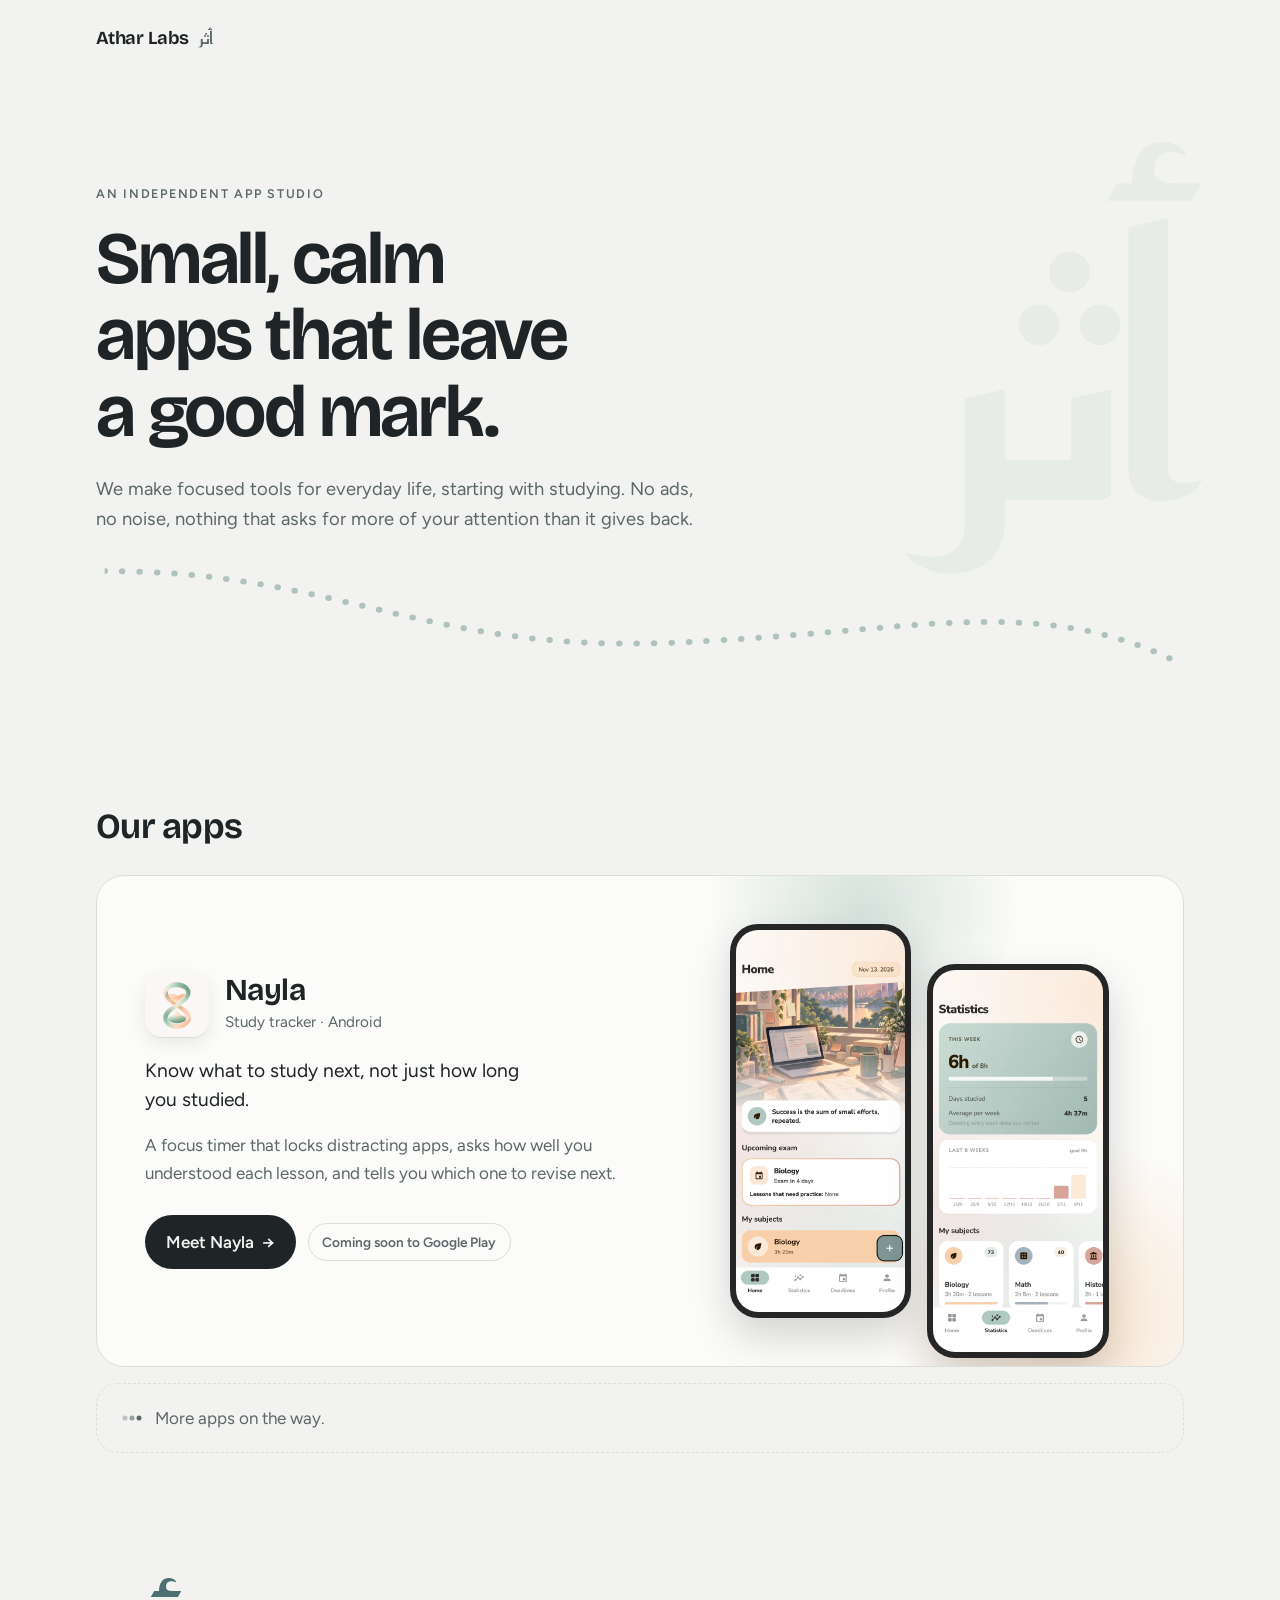
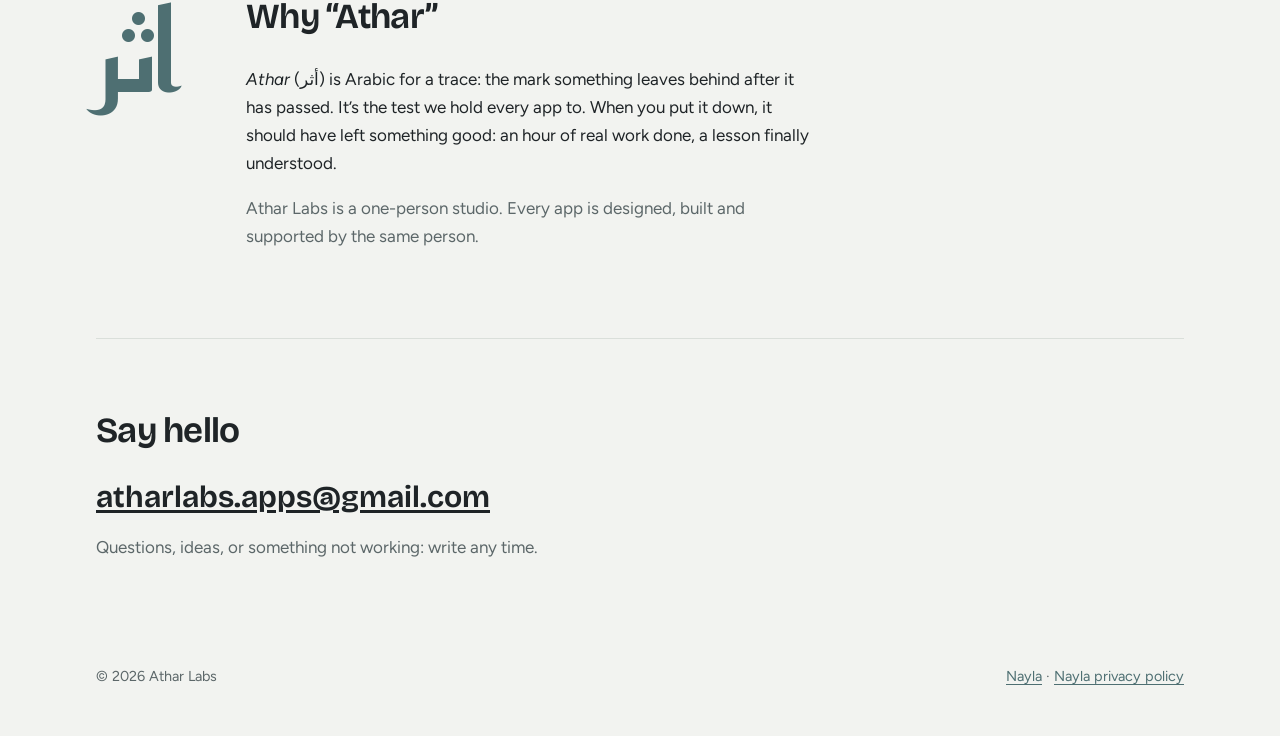
<file: index.html>
<!doctype html>
<html lang="en">
<head>
<meta charset="utf-8">
<meta name="viewport" content="width=device-width, initial-scale=1">
<title>Athar Labs</title>
<meta name="description" content="Athar Labs is a small independent studio making calm apps for focus and study. Home of Nayla, the study tracker that tells you what to revise next.">
<link rel="icon" href="nayla/img/icon-180.png">
<link rel="preconnect" href="https://fonts.googleapis.com">
<link rel="preconnect" href="https://fonts.gstatic.com" crossorigin>
<link rel="stylesheet" href="https://fonts.googleapis.com/css2?family=Bricolage+Grotesque:opsz,wght@12..96,500;12..96,650&family=Figtree:wght@400;500;600&family=Reem+Kufi:wght@500&display=swap">
<style>
  :root {
    --ground: #F2F3F0;
    --surface: #FBFBF9;
    --ink: #1F2427;
    --muted: #5C6769;
    --line: #DADFDA;
    --accent: #4E6F72;
    --trace: #AFC3BC;
    --glow: #E7ECE6;
    --nayla-peach: #F7D0AB;
    --nayla-sage: #AFC9BF;
    color-scheme: light;
  }
  @media (prefers-color-scheme: dark) {
    :root:not([data-theme="light"]) {
      --ground: #141819;
      --surface: #1B2122;
      --ink: #E7ECEA;
      --muted: #9AA8A7;
      --line: #2C3536;
      --accent: #9CC0BA;
      --trace: #3F5552;
      --glow: #1F2829;
      --nayla-peach: #6E5644;
      --nayla-sage: #3F5A52;
      color-scheme: dark;
    }
  }
  :root[data-theme="dark"] {
    --ground: #141819;
    --surface: #1B2122;
    --ink: #E7ECEA;
    --muted: #9AA8A7;
    --line: #2C3536;
    --accent: #9CC0BA;
    --trace: #3F5552;
    --glow: #1F2829;
    --nayla-peach: #6E5644;
    --nayla-sage: #3F5A52;
    color-scheme: dark;
  }

  * { box-sizing: border-box; }
  html { -webkit-text-size-adjust: 100%; }
  body {
    margin: 0;
    background: var(--ground);
    color: var(--ink);
    font: 400 1.0625rem/1.65 "Figtree", system-ui, -apple-system, "Segoe UI", sans-serif;
  }
  a { color: var(--accent); text-underline-offset: 3px; }
  a:focus-visible { outline: 2px solid var(--accent); outline-offset: 3px; border-radius: 4px; }
  .wrap { width: min(68rem, 100% - 2rem); margin-inline: auto; }

  /* ---------- header ---------- */
  header { padding: 1.5rem 0; }
  .brand { display: inline-flex; align-items: baseline; gap: .6rem; text-decoration: none; color: var(--ink); }
  .brand b { font: 650 1.15rem/1 "Bricolage Grotesque", "Figtree", sans-serif; letter-spacing: -.01em; }
  .brand span { font: 500 1.05rem/1 "Reem Kufi", "Geeza Pro", "Noto Kufi Arabic", sans-serif; color: var(--muted); }

  /* ---------- hero ---------- */
  .hero { position: relative; padding: clamp(3rem, 9vw, 7rem) 0 clamp(2rem, 5vw, 4rem); }
  .hero .ar {
    position: absolute; right: -.05em; top: 50%; transform: translateY(-58%);
    font: 500 clamp(9rem, 30vw, 22rem)/1 "Reem Kufi", "Geeza Pro", "Noto Kufi Arabic", sans-serif;
    color: var(--glow); user-select: none; pointer-events: none; z-index: 0;
  }
  .hero > *:not(.ar) { position: relative; z-index: 1; }
  .eyebrow { font: 600 .78rem/1 "Figtree", sans-serif; letter-spacing: .14em; text-transform: uppercase; color: var(--muted); margin: 0 0 1.25rem; }
  h1 {
    font: 650 clamp(2.4rem, 6.4vw, 4.6rem)/1.04 "Bricolage Grotesque", "Figtree", sans-serif;
    letter-spacing: -.03em; margin: 0; max-width: 14ch; text-wrap: balance;
  }
  .lede { max-width: 38rem; color: var(--muted); font-size: 1.15rem; margin: 1.5rem 0 0; }

  /* the trace: a dotted path that walks from the hero to the apps */
  .trail { display: block; width: 100%; height: 120px; margin-top: 1rem; overflow: visible; }
  .trail path.dots { fill: none; stroke: var(--trace); stroke-width: 6; stroke-linecap: round; stroke-dasharray: 0 16; }
  .trail path.reveal { fill: none; stroke: #fff; stroke-width: 14; stroke-dasharray: 1400; stroke-dashoffset: 1400; animation: walk 2.6s .4s cubic-bezier(.45,.05,.3,1) forwards; }
  @keyframes walk { to { stroke-dashoffset: 0; } }
  @media (prefers-reduced-motion: reduce) { .trail path.reveal { animation: none; stroke-dashoffset: 0; } }

  /* ---------- apps ---------- */
  section { padding: clamp(2.5rem, 6vw, 4.5rem) 0; }
  h2 { font: 650 clamp(1.6rem, 3.4vw, 2.2rem)/1.15 "Bricolage Grotesque", "Figtree", sans-serif; letter-spacing: -.02em; margin: 0 0 1.75rem; text-wrap: balance; }

  .app {
    display: grid; grid-template-columns: 1.1fr .9fr; gap: 2rem; align-items: center;
    background: var(--surface); border: 1px solid var(--line); border-radius: 28px;
    padding: clamp(1.5rem, 4vw, 3rem); overflow: hidden; position: relative;
  }
  .app::before {
    content: ""; position: absolute; width: 26rem; height: 26rem; right: -6rem; bottom: -10rem; border-radius: 50%;
    background: radial-gradient(circle, var(--nayla-peach) 0%, transparent 62%); opacity: .55; pointer-events: none;
  }
  .app::after {
    content: ""; position: absolute; width: 22rem; height: 22rem; right: 9rem; top: -9rem; border-radius: 50%;
    background: radial-gradient(circle, var(--nayla-sage) 0%, transparent 62%); opacity: .5; pointer-events: none;
  }
  .app > * { position: relative; z-index: 1; }
  .app-head { display: flex; align-items: center; gap: 1rem; margin-bottom: 1.25rem; }
  .app-head img { width: 64px; height: 64px; border-radius: 16px; box-shadow: 0 1px 0 var(--line), 0 6px 18px rgb(0 0 0 / .08); }
  .app-head h3 { font: 650 1.9rem/1 "Bricolage Grotesque", "Figtree", sans-serif; letter-spacing: -.02em; margin: 0; }
  .app-head p { margin: .3rem 0 0; color: var(--muted); font-size: .95rem; }
  .app .pitch { font-size: 1.2rem; line-height: 1.5; margin: 0 0 1rem; max-width: 30rem; text-wrap: pretty; }
  .app .detail { color: var(--muted); margin: 0 0 1.75rem; max-width: 30rem; }
  .row { display: flex; flex-wrap: wrap; gap: .75rem; align-items: center; }
  .btn {
    display: inline-flex; align-items: center; gap: .5rem; text-decoration: none;
    background: var(--ink); color: var(--ground); font-weight: 600; padding: .8rem 1.3rem; border-radius: 999px;
    transition: transform .2s ease;
  }
  .btn:hover { transform: translateY(-1px); }
  .btn:focus-visible { outline: 2px solid var(--accent); outline-offset: 3px; }
  .pill { font-size: .85rem; font-weight: 600; color: var(--muted); border: 1px solid var(--line); padding: .45rem .85rem; border-radius: 999px; }

  .phones { display: flex; justify-content: center; gap: 1rem; }
  .phone {
    width: min(42%, 200px); aspect-ratio: 600 / 1304; border-radius: 28px; overflow: hidden;
    border: 6px solid #262626; background: #262626; box-shadow: 0 18px 40px rgb(0 0 0 / .16);
  }
  .phone img { width: 100%; height: 100%; object-fit: cover; display: block; }
  .phone:nth-child(2) { transform: translateY(2.5rem); }

  .next { margin-top: 1rem; border: 1.5px dashed var(--line); border-radius: 22px; padding: 1.25rem 1.5rem; color: var(--muted); display: flex; gap: .75rem; align-items: center; }
  .next svg { flex: none; }

  /* ---------- about / contact ---------- */
  .about { display: grid; grid-template-columns: auto 1fr; gap: clamp(1.5rem, 5vw, 4rem); align-items: start; }
  .about .word { font: 500 clamp(4rem, 12vw, 7rem)/1 "Reem Kufi", "Geeza Pro", "Noto Kufi Arabic", sans-serif; color: var(--accent); }
  .about p { margin: 0 0 1rem; max-width: 36rem; }
  .about p.muted { color: var(--muted); }
  .contact { border-top: 1px solid var(--line); }
  .contact a.mail { font: 650 clamp(1.3rem, 3.5vw, 1.9rem)/1.2 "Bricolage Grotesque", "Figtree", sans-serif; color: var(--ink); word-break: break-word; }
  footer { padding: 2rem 0 3rem; color: var(--muted); font-size: .9rem; display: flex; flex-wrap: wrap; gap: 1rem 2rem; justify-content: space-between; }

  @media (max-width: 760px) {
    .app { grid-template-columns: 1fr; }
    .phones { order: -1; padding-bottom: 2.5rem; }
    .about { grid-template-columns: 1fr; }
    .trail { height: 80px; }
  }
</style>
</head>
<body>
  <header class="wrap">
    <a class="brand" href="./" aria-label="Athar Labs home"><b>Athar Labs</b><span lang="ar">أثر</span></a>
  </header>

  <main>
    <div class="wrap hero">
      <span class="ar" lang="ar" aria-hidden="true">أثر</span>
      <p class="eyebrow">An independent app studio</p>
      <h1>Small, calm apps that leave a good mark.</h1>
      <p class="lede">We make focused tools for everyday life, starting with studying. No ads, no noise, nothing that asks for more of your attention than it gives back.</p>
      <svg class="trail" viewBox="0 0 1000 120" preserveAspectRatio="none" aria-hidden="true">
        <defs>
          <mask id="walk"><path class="reveal" d="M8 20 C 220 20, 300 100, 520 92 S 860 40, 992 110" /></mask>
        </defs>
        <path class="dots" mask="url(#walk)" d="M8 20 C 220 20, 300 100, 520 92 S 860 40, 992 110" />
      </svg>
    </div>

    <section class="wrap" id="apps" aria-labelledby="apps-title">
      <h2 id="apps-title">Our apps</h2>

      <article class="app">
        <div>
          <div class="app-head">
            <img src="nayla/img/icon-180.png" alt="" width="64" height="64">
            <div>
              <h3>Nayla</h3>
              <p>Study tracker · Android</p>
            </div>
          </div>
          <p class="pitch">Know what to study next, not just how long you studied.</p>
          <p class="detail">A focus timer that locks distracting apps, asks how well you understood each lesson, and tells you which one to revise next.</p>
          <div class="row">
            <a class="btn" href="nayla/">Meet Nayla <span aria-hidden="true">→</span></a>
            <span class="pill">Coming soon to Google Play</span>
          </div>
        </div>
        <div class="phones" aria-hidden="true">
          <div class="phone"><img src="nayla/img/home.webp" alt="" loading="lazy"></div>
          <div class="phone"><img src="nayla/img/stats.webp" alt="" loading="lazy"></div>
        </div>
      </article>

      <div class="next">
        <svg width="22" height="22" viewBox="0 0 22 22" aria-hidden="true"><circle cx="4" cy="11" r="2.5" fill="currentColor" opacity=".35"/><circle cx="11" cy="11" r="2.5" fill="currentColor" opacity=".6"/><circle cx="18" cy="11" r="2.5" fill="currentColor"/></svg>
        <span>More apps on the way.</span>
      </div>
    </section>

    <section class="wrap" id="about" aria-labelledby="about-title">
      <div class="about">
        <div class="word" lang="ar" aria-hidden="true">أثر</div>
        <div>
          <h2 id="about-title">Why “Athar”</h2>
          <p><em>Athar</em> (أثر) is Arabic for a trace: the mark something leaves behind after it has passed. It’s the test we hold every app to. When you put it down, it should have left something good: an hour of real work done, a lesson finally understood.</p>
          <p class="muted">Athar Labs is a one-person studio. Every app is designed, built and supported by the same person.</p>
        </div>
      </div>
    </section>

    <section class="wrap contact" id="contact" aria-labelledby="contact-title">
      <h2 id="contact-title">Say hello</h2>
      <p><a class="mail" href="mailto:atharlabs.apps@gmail.com">atharlabs.apps@gmail.com</a></p>
      <p style="color: var(--muted); margin: 0;">Questions, ideas, or something not working: write any time.</p>
    </section>
  </main>

  <footer class="wrap">
    <span>© 2026 Athar Labs</span>
    <span><a href="nayla/">Nayla</a> · <a href="nayla/privacy-policy.html">Nayla privacy policy</a></span>
  </footer>
</body>
</html>
</file>
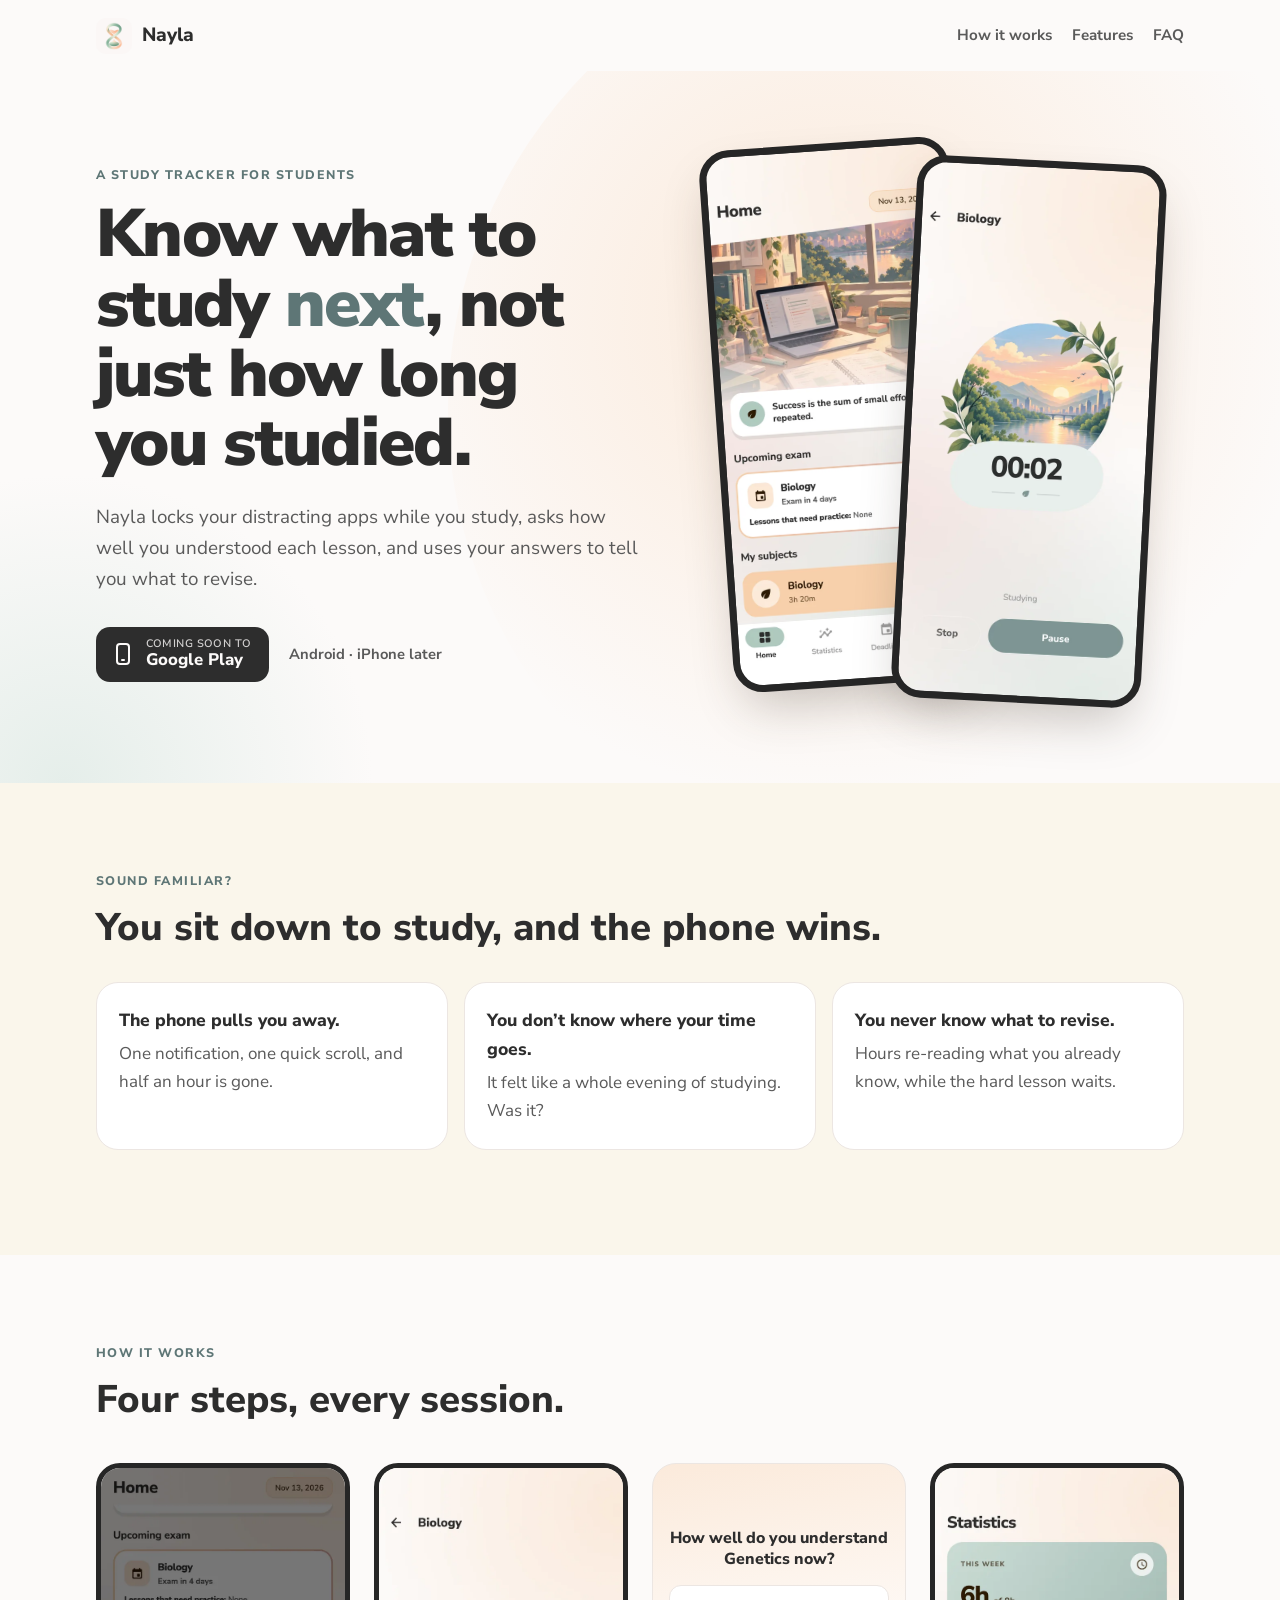
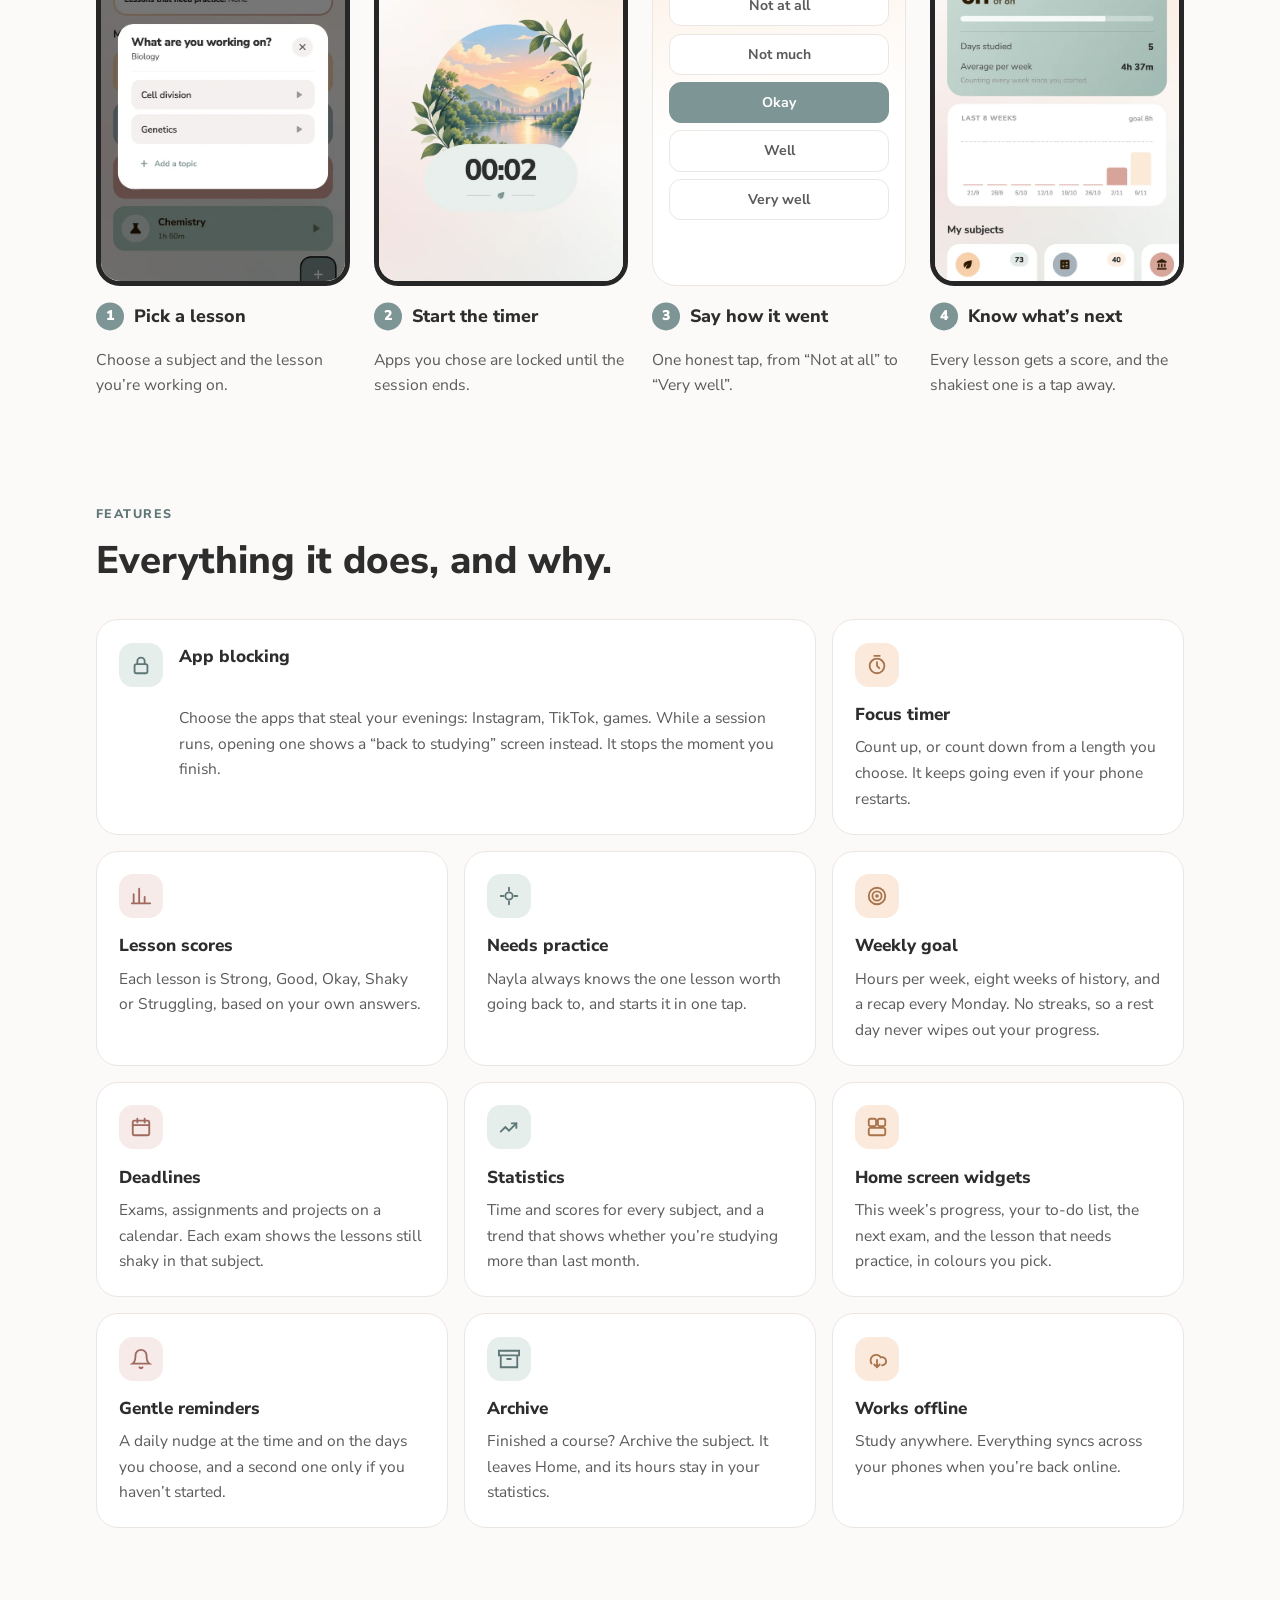
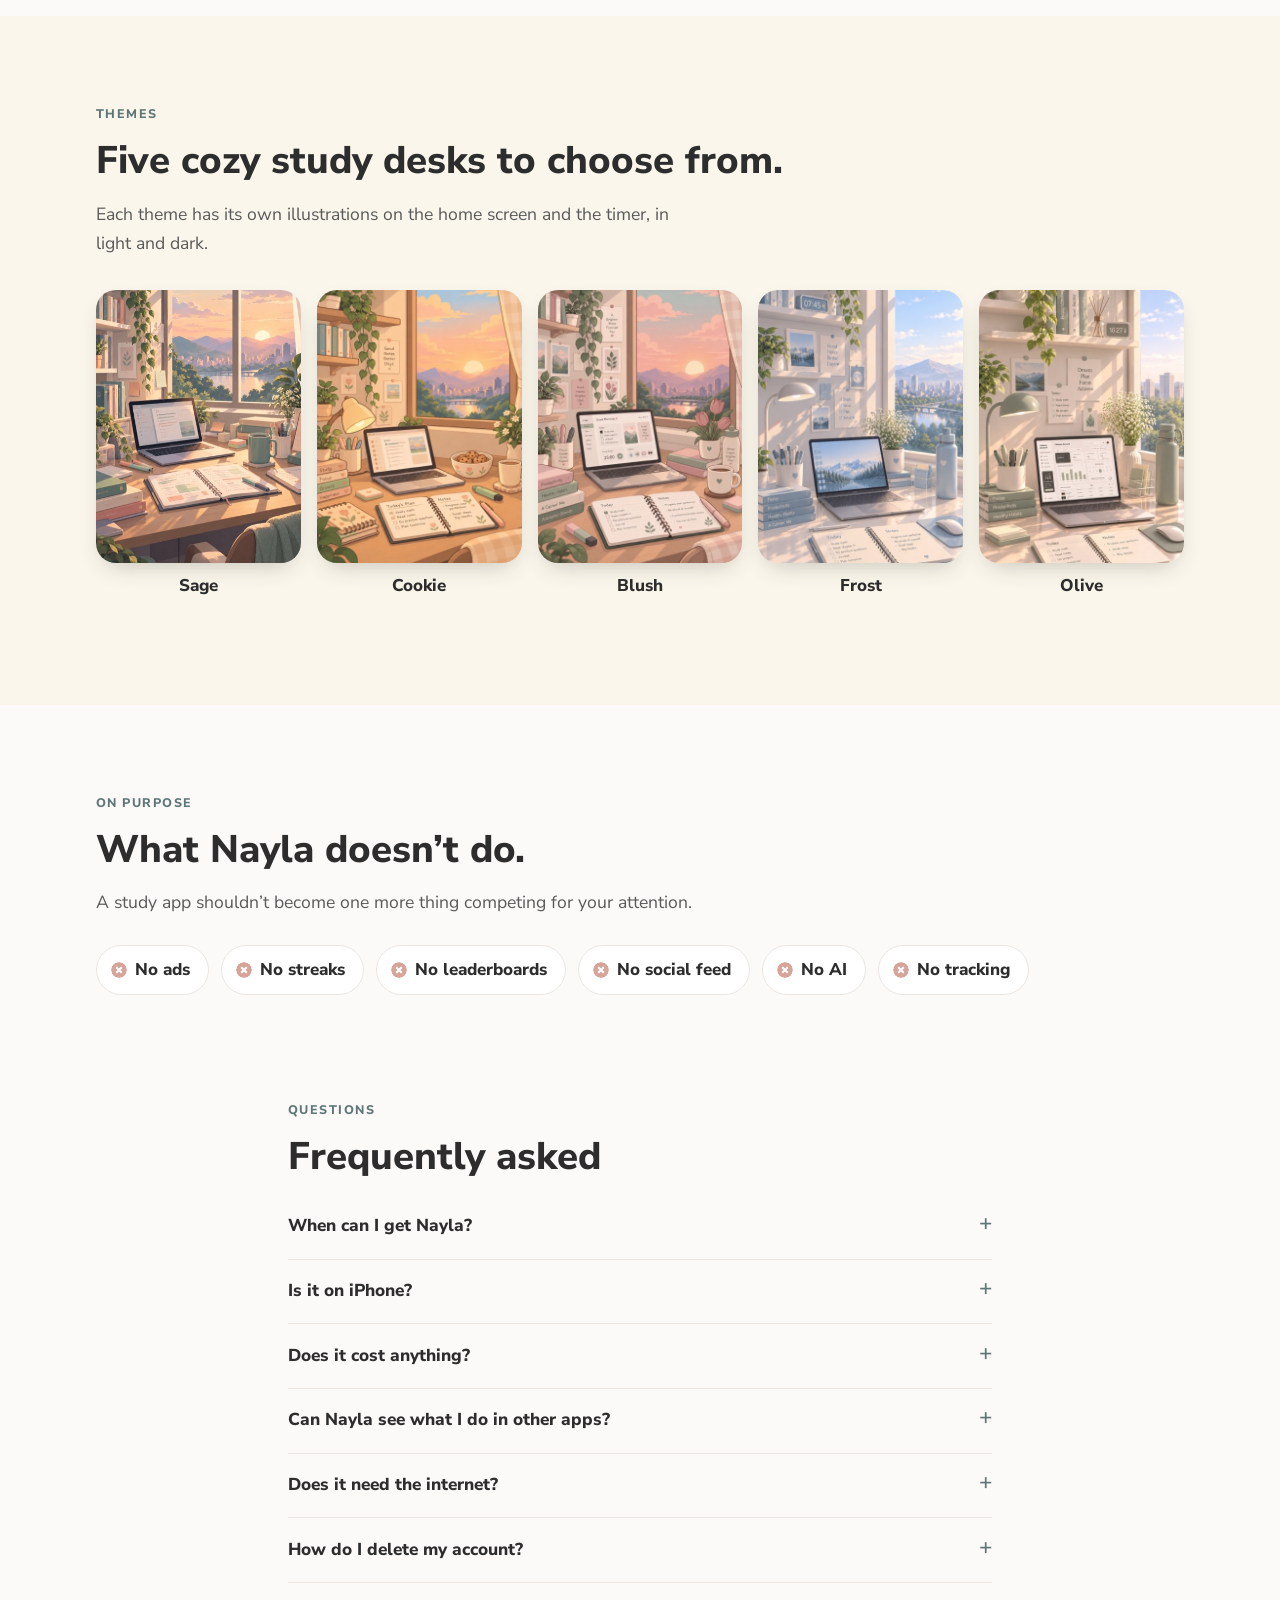
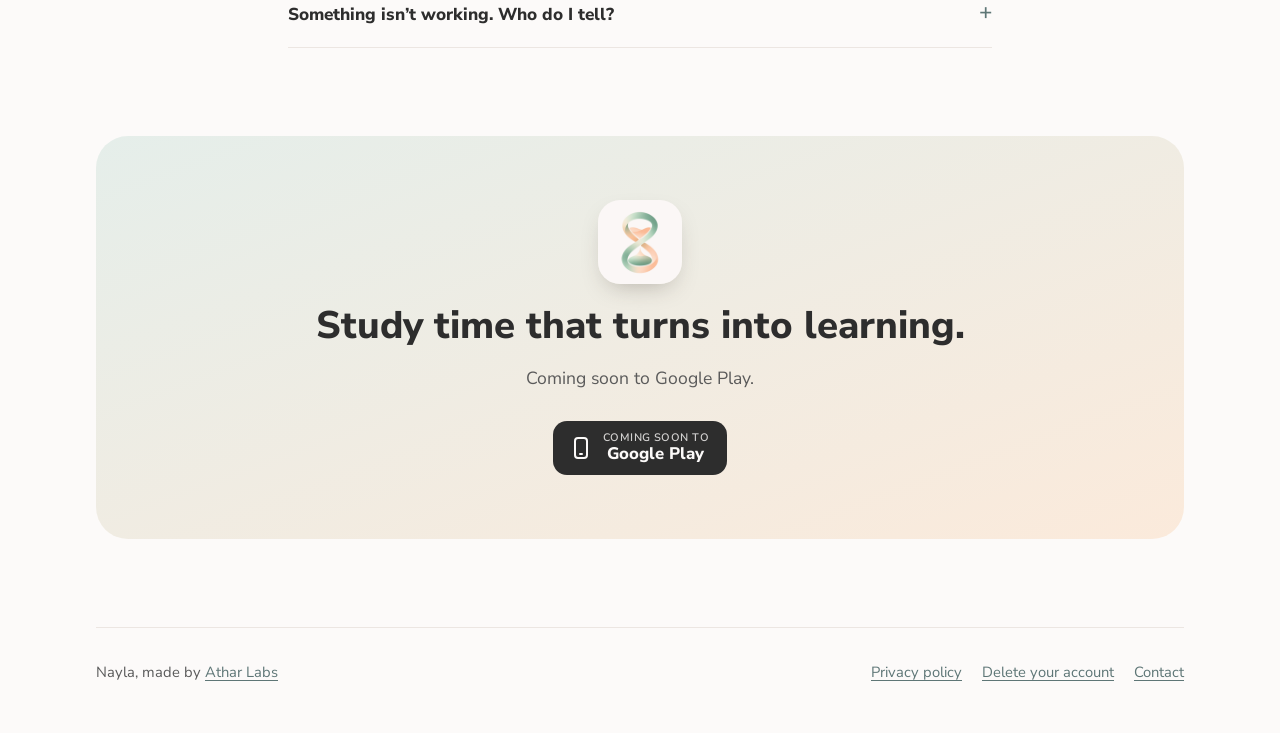
<file: nayla/index.html>
<!doctype html>
<html lang="en">
<head>
<meta charset="utf-8">
<meta name="viewport" content="width=device-width, initial-scale=1">
<title>Nayla Study Tracker</title>
<meta name="description" content="Nayla is a study tracker for students: a focus timer that locks distracting apps, asks how well you understood each lesson, and tells you what to revise next. Coming soon to Google Play.">
<link rel="icon" href="img/icon-180.png">
<link rel="apple-touch-icon" href="img/icon-180.png">
<link rel="preconnect" href="https://fonts.googleapis.com">
<link rel="preconnect" href="https://fonts.gstatic.com" crossorigin>
<link rel="stylesheet" href="https://fonts.googleapis.com/css2?family=Nunito+Sans:opsz,wght@6..12,400;6..12,600;6..12,700;6..12,800;6..12,900&display=swap">
<link rel="stylesheet" href="nayla.css">
<style>
  /* ---------- hero ---------- */
  .hero { position: relative; overflow: hidden; padding: clamp(2rem, 6vw, 4.5rem) 0 clamp(3rem, 7vw, 5rem); }
  .hero::before {
    content: ""; position: absolute; inset: -20% -10% auto auto; width: 60rem; height: 60rem; border-radius: 50%;
    background: radial-gradient(circle at 40% 40%, var(--peach-wash), transparent 60%); z-index: -1;
  }
  .hero::after {
    content: ""; position: absolute; left: -18rem; bottom: -22rem; width: 44rem; height: 44rem; border-radius: 50%;
    background: radial-gradient(circle, var(--sage-wash), transparent 62%); z-index: -1;
  }
  .hero-grid { display: grid; grid-template-columns: 1.05fr .95fr; gap: 2.5rem; align-items: center; }
  .hero h1 { font-size: clamp(2.5rem, 6vw, 4.2rem); line-height: 1.04; letter-spacing: -.025em; font-weight: 900; }
  .hero h1 em { font-style: normal; color: var(--sage-ink); }
  .hero .sub { margin: 1.4rem 0 2rem; font-size: 1.18rem; }
  .hero .row { display: flex; flex-wrap: wrap; align-items: center; gap: 1rem 1.25rem; }
  .hero .row span { font-size: .92rem; font-weight: 700; }
  .duo { position: relative; height: clamp(420px, 52vw, 560px); }
  .duo .phone { position: absolute; width: clamp(180px, 22vw, 250px); }
  .duo .phone:first-child { left: 6%; top: 0; transform: rotate(-4deg); }
  .duo .phone:last-child { right: 6%; bottom: 0; transform: rotate(3deg); }

  /* ---------- problem ---------- */
  .problem { background: var(--warm); }
  .pains { display: grid; grid-template-columns: repeat(3, 1fr); gap: 1rem; margin-top: 2rem; list-style: none; padding: 0; }
  .pains li { background: var(--card); border-radius: 22px; padding: 1.4rem 1.4rem 1.5rem; border: 1px solid var(--line); }
  .pains strong { display: block; color: var(--ink); font-size: 1.1rem; font-weight: 800; margin-bottom: .35rem; }
  .pains p { margin: 0; }

  /* ---------- how it works ---------- */
  .steps { display: grid; grid-template-columns: repeat(4, 1fr); gap: 1.5rem; margin-top: 2.5rem; list-style: none; padding: 0; counter-reset: step; }
  .steps li { counter-increment: step; display: flex; flex-direction: column; gap: 1rem; }
  .steps .shot { border-radius: 24px; overflow: hidden; border: 5px solid #262626; aspect-ratio: 600 / 1000; background: var(--card); }
  .steps .shot img { width: 100%; height: 100%; object-fit: cover; object-position: top; }
  .steps .shot.mid img { object-position: center 30%; }
  .steps h3 { font-size: 1.12rem; display: flex; gap: .6rem; align-items: baseline; }
  .steps h3::before {
    content: counter(step); flex: none; width: 1.75rem; height: 1.75rem; border-radius: 50%; display: inline-grid; place-items: center;
    background: var(--sage); color: var(--on-sage); font-size: .88rem; font-weight: 900; transform: translateY(-.1rem);
  }
  .steps p { margin: 0; font-size: .98rem; }
  /* step 3 has no screenshot: the question, drawn the way the app asks it */
  .ask { border-radius: 24px; aspect-ratio: 600 / 1000; background: linear-gradient(170deg, var(--peach-wash), var(--card) 60%); border: 1px solid var(--line); padding: 1.2rem 1rem; display: flex; flex-direction: column; justify-content: center; gap: .45rem; }
  .ask p { color: var(--ink); font-weight: 800; font-size: 1rem; line-height: 1.3; margin: 0 0 .5rem; text-align: center; }
  .ask span { display: block; text-align: center; border-radius: 12px; padding: .5rem .4rem; background: var(--card); border: 1px solid var(--line); font-weight: 700; font-size: .88rem; color: var(--body); }
  .ask span.on { background: var(--sage); color: var(--on-sage); border-color: var(--sage); }

  /* ---------- features ---------- */
  .features { display: grid; grid-template-columns: repeat(3, 1fr); gap: 1rem; margin-top: 2.25rem; }
  .feature { background: var(--card); border: 1px solid var(--line); border-radius: 22px; padding: 1.4rem; }
  .feature .ic { width: 44px; height: 44px; border-radius: 14px; display: grid; place-items: center; margin-bottom: .9rem; background: var(--sage-wash); color: var(--sage-ink); }
  .feature:nth-child(3n+2) .ic { background: var(--peach-wash); color: #A9744B; }
  .feature:nth-child(3n) .ic { background: color-mix(in srgb, var(--coral) 22%, var(--card)); color: #A06A5F; }
  .feature h3 { font-size: 1.08rem; margin-bottom: .3rem; }
  .feature p { margin: 0; font-size: .97rem; }
  .feature.wide { grid-column: span 2; display: grid; grid-template-columns: auto 1fr; gap: 0 1rem; align-items: start; }
  .feature.wide .ic { grid-row: span 2; margin: 0; }

  /* ---------- themes ---------- */
  .themes { background: var(--warm); }
  .theme-row { display: grid; grid-template-columns: repeat(5, 1fr); gap: 1rem; margin-top: 2rem; list-style: none; padding: 0; }
  .theme-row li { text-align: center; font-weight: 800; color: var(--ink); }
  .theme-row img { width: 100%; aspect-ratio: 3 / 4; object-fit: cover; border-radius: 20px; margin-bottom: .6rem; box-shadow: 0 10px 24px -10px rgb(60 50 40 / .3); }

  /* ---------- what it doesn't do ---------- */
  .nots { display: flex; flex-wrap: wrap; gap: .75rem; margin-top: 1.75rem; list-style: none; padding: 0; }
  .nots li { font-weight: 800; color: var(--ink); background: var(--card); border: 1px solid var(--line); border-radius: 999px; padding: .6rem 1.1rem .6rem .9rem; display: inline-flex; align-items: center; gap: .5rem; }
  .nots li::before { content: ""; width: 1rem; height: 1rem; border-radius: 50%; background: var(--coral); -webkit-mask: url("data:image/svg+xml,%3Csvg xmlns='http://www.w3.org/2000/svg' viewBox='0 0 16 16'%3E%3Ccircle cx='8' cy='8' r='8'/%3E%3C/svg%3E") center/contain; mask: url("data:image/svg+xml,%3Csvg xmlns='http://www.w3.org/2000/svg' viewBox='0 0 16 16'%3E%3Cpath d='M8 0a8 8 0 1 0 0 16A8 8 0 0 0 8 0Zm3.5 10.1-1.4 1.4L8 9.4l-2.1 2.1-1.4-1.4L6.6 8 4.5 5.9l1.4-1.4L8 6.6l2.1-2.1 1.4 1.4L9.4 8Z'/%3E%3C/svg%3E") center/contain; }

  /* ---------- faq ---------- */
  .faq details { border-bottom: 1px solid var(--line); padding: 1.1rem 0; }
  .faq summary { cursor: pointer; font-weight: 800; color: var(--ink); font-size: 1.08rem; list-style: none; display: flex; justify-content: space-between; gap: 1rem; }
  .faq summary::-webkit-details-marker { display: none; }
  .faq summary::after { content: "+"; font-weight: 600; font-size: 1.4rem; line-height: 1; color: var(--sage-ink); transition: transform .2s ease; }
  .faq details[open] summary::after { transform: rotate(45deg); }
  .faq details p { margin: .75rem 0 0; max-width: 60ch; }

  /* ---------- closing ---------- */
  .closing { text-align: center; }
  .closing .card { background: linear-gradient(160deg, var(--sage-wash), var(--peach-wash)); border-radius: 32px; padding: clamp(2.5rem, 6vw, 4rem) 1.5rem; }
  .closing img { width: 84px; height: 84px; border-radius: 22px; margin: 0 auto 1.25rem; box-shadow: 0 10px 24px -10px rgb(60 50 40 / .35); }
  .closing .sub { margin: .75rem auto 1.75rem; }

  @media (max-width: 900px) {
    .steps { grid-template-columns: repeat(2, 1fr); }
    .features { grid-template-columns: repeat(2, 1fr); }
    .theme-row { grid-template-columns: repeat(5, minmax(120px, 1fr)); overflow-x: auto; padding-bottom: .5rem; }
  }
  @media (max-width: 760px) {
    .hero-grid { grid-template-columns: 1fr; }
    .duo { height: 440px; max-width: 380px; margin-inline: auto; width: 100%; }
    .duo .phone { width: 180px; }
    .pains { grid-template-columns: 1fr; }
  }
  @media (max-width: 560px) {
    .features { grid-template-columns: 1fr; }
    .feature.wide { grid-column: auto; }
    .steps { grid-template-columns: 1fr 1fr; gap: 1.25rem .9rem; }
  }
</style>
</head>
<body>
  <header class="wrap bar">
    <a class="logo" href="./"><img src="img/icon-180.png" alt="" width="36" height="36">Nayla</a>
    <nav aria-label="Page">
      <a class="hide-sm" href="#how">How it works</a>
      <a class="hide-sm" href="#features">Features</a>
      <a href="#faq">FAQ</a>
    </nav>
  </header>

  <main>
    <!-- hero -->
    <div class="hero">
      <div class="wrap hero-grid">
        <div>
          <p class="eyebrow">A study tracker for students</p>
          <h1>Know what to study <em>next</em>, not just how long you studied.</h1>
          <p class="sub">Nayla locks your distracting apps while you study, asks how well you understood each lesson, and uses your answers to tell you what to revise.</p>
          <div class="row">
            <span class="badge" role="img" aria-label="Coming soon to Google Play">
              <svg width="24" height="24" viewBox="0 0 24 24" fill="none" stroke="currentColor" stroke-width="2" stroke-linecap="round" stroke-linejoin="round" aria-hidden="true"><rect x="6" y="2" width="12" height="20" rx="3"/><path d="M11 18h2"/></svg>
              <span><small>COMING SOON TO</small><strong>Google Play</strong></span>
            </span>
            <span>Android · iPhone later</span>
          </div>
        </div>
        <div class="duo" aria-hidden="true">
          <div class="phone"><img src="img/home.webp" alt=""></div>
          <div class="phone"><img src="img/timer.webp" alt=""></div>
        </div>
      </div>
    </div>

    <!-- problem -->
    <section class="problem" aria-labelledby="problem-title">
      <div class="wrap">
        <p class="eyebrow">Sound familiar?</p>
        <h2 id="problem-title">You sit down to study, and the phone wins.</h2>
        <ul class="pains">
          <li><strong>The phone pulls you away.</strong><p>One notification, one quick scroll, and half an hour is gone.</p></li>
          <li><strong>You don’t know where your time goes.</strong><p>It felt like a whole evening of studying. Was it?</p></li>
          <li><strong>You never know what to revise.</strong><p>Hours re-reading what you already know, while the hard lesson waits.</p></li>
        </ul>
      </div>
    </section>

    <!-- how it works -->
    <section id="how" aria-labelledby="how-title">
      <div class="wrap">
        <p class="eyebrow">How it works</p>
        <h2 id="how-title">Four steps, every session.</h2>
        <ol class="steps">
          <li>
            <div class="shot mid"><img src="img/sheet.webp" alt="Nayla asking “What are you working on?” with the lessons Cell division and Genetics." loading="lazy"></div>
            <h3>Pick a lesson</h3>
            <p>Choose a subject and the lesson you’re working on.</p>
          </li>
          <li>
            <div class="shot"><img src="img/timer.webp" alt="Nayla’s study timer running for Biology, with Stop and Pause buttons." loading="lazy"></div>
            <h3>Start the timer</h3>
            <p>Apps you chose are locked until the session ends.</p>
          </li>
          <li>
            <div class="ask" role="img" aria-label="The question Nayla asks after a session: How well do you understand Genetics now? Answers from Not at all to Very well.">
              <p>How well do you understand Genetics now?</p>
              <span>Not at all</span><span>Not much</span><span class="on">Okay</span><span>Well</span><span>Very well</span>
            </div>
            <h3>Say how it went</h3>
            <p>One honest tap, from “Not at all” to “Very well”.</p>
          </li>
          <li>
            <div class="shot"><img src="img/stats.webp" alt="Nayla’s statistics: 6 hours of an 8 hour weekly goal, eight weeks of history, and subjects with their scores." loading="lazy"></div>
            <h3>Know what’s next</h3>
            <p>Every lesson gets a score, and the shakiest one is a tap away.</p>
          </li>
        </ol>
      </div>
    </section>

    <!-- features -->
    <section id="features" aria-labelledby="features-title" style="padding-top: 0;">
      <div class="wrap">
        <p class="eyebrow">Features</p>
        <h2 id="features-title">Everything it does, and why.</h2>
        <div class="features">
          <div class="feature wide">
            <div class="ic"><svg width="22" height="22" viewBox="0 0 24 24" fill="none" stroke="currentColor" stroke-width="2" stroke-linecap="round" aria-hidden="true"><rect x="5" y="11" width="14" height="10" rx="2"/><path d="M8 11V8a4 4 0 0 1 8 0v3"/></svg></div>
            <h3>App blocking</h3>
            <p>Choose the apps that steal your evenings: Instagram, TikTok, games. While a session runs, opening one shows a “back to studying” screen instead. It stops the moment you finish.</p>
          </div>
          <div class="feature">
            <div class="ic"><svg width="22" height="22" viewBox="0 0 24 24" fill="none" stroke="currentColor" stroke-width="2" stroke-linecap="round" aria-hidden="true"><circle cx="12" cy="13" r="8"/><path d="M12 9v4l2.5 2.5M9 2h6"/></svg></div>
            <h3>Focus timer</h3>
            <p>Count up, or count down from a length you choose. It keeps going even if your phone restarts.</p>
          </div>
          <div class="feature">
            <div class="ic"><svg width="22" height="22" viewBox="0 0 24 24" fill="none" stroke="currentColor" stroke-width="2" stroke-linecap="round" aria-hidden="true"><path d="M4 20V10M10 20V4M16 20v-7M22 20H2"/></svg></div>
            <h3>Lesson scores</h3>
            <p>Each lesson is Strong, Good, Okay, Shaky or Struggling, based on your own answers.</p>
          </div>
          <div class="feature">
            <div class="ic"><svg width="22" height="22" viewBox="0 0 24 24" fill="none" stroke="currentColor" stroke-width="2" stroke-linecap="round" aria-hidden="true"><path d="M12 3v3M12 18v3M3 12h3M18 12h3"/><circle cx="12" cy="12" r="4"/></svg></div>
            <h3>Needs practice</h3>
            <p>Nayla always knows the one lesson worth going back to, and starts it in one tap.</p>
          </div>
          <div class="feature">
            <div class="ic"><svg width="22" height="22" viewBox="0 0 24 24" fill="none" stroke="currentColor" stroke-width="2" stroke-linecap="round" aria-hidden="true"><circle cx="12" cy="12" r="9"/><circle cx="12" cy="12" r="5"/><circle cx="12" cy="12" r="1"/></svg></div>
            <h3>Weekly goal</h3>
            <p>Hours per week, eight weeks of history, and a recap every Monday. No streaks, so a rest day never wipes out your progress.</p>
          </div>
          <div class="feature">
            <div class="ic"><svg width="22" height="22" viewBox="0 0 24 24" fill="none" stroke="currentColor" stroke-width="2" stroke-linecap="round" aria-hidden="true"><rect x="3" y="5" width="18" height="16" rx="2"/><path d="M3 10h18M8 3v4M16 3v4"/></svg></div>
            <h3>Deadlines</h3>
            <p>Exams, assignments and projects on a calendar. Each exam shows the lessons still shaky in that subject.</p>
          </div>
          <div class="feature">
            <div class="ic"><svg width="22" height="22" viewBox="0 0 24 24" fill="none" stroke="currentColor" stroke-width="2" stroke-linecap="round" aria-hidden="true"><path d="M3 17l5-5 4 4 8-8"/><path d="M15 8h5v5"/></svg></div>
            <h3>Statistics</h3>
            <p>Time and scores for every subject, and a trend that shows whether you’re studying more than last month.</p>
          </div>
          <div class="feature">
            <div class="ic"><svg width="22" height="22" viewBox="0 0 24 24" fill="none" stroke="currentColor" stroke-width="2" stroke-linecap="round" aria-hidden="true"><rect x="3" y="3" width="8" height="8" rx="2"/><rect x="13" y="3" width="8" height="8" rx="2"/><rect x="3" y="13" width="18" height="8" rx="2"/></svg></div>
            <h3>Home screen widgets</h3>
            <p>This week’s progress, your to-do list, the next exam, and the lesson that needs practice, in colours you pick.</p>
          </div>
          <div class="feature">
            <div class="ic"><svg width="22" height="22" viewBox="0 0 24 24" fill="none" stroke="currentColor" stroke-width="2" stroke-linecap="round" aria-hidden="true"><path d="M6 8a6 6 0 0 1 12 0c0 7 3 9 3 9H3s3-2 3-9"/><path d="M10.3 21a1.9 1.9 0 0 0 3.4 0"/></svg></div>
            <h3>Gentle reminders</h3>
            <p>A daily nudge at the time and on the days you choose, and a second one only if you haven’t started.</p>
          </div>
          <div class="feature">
            <div class="ic"><svg width="22" height="22" viewBox="0 0 24 24" fill="none" stroke="currentColor" stroke-width="2" stroke-linecap="round" aria-hidden="true"><path d="M21 8v13H3V8M1 3h22v5H1zM10 12h4"/></svg></div>
            <h3>Archive</h3>
            <p>Finished a course? Archive the subject. It leaves Home, and its hours stay in your statistics.</p>
          </div>
          <div class="feature">
            <div class="ic"><svg width="22" height="22" viewBox="0 0 24 24" fill="none" stroke="currentColor" stroke-width="2" stroke-linecap="round" aria-hidden="true"><path d="M17.5 19a4.5 4.5 0 1 0-1.4-8.8A6 6 0 1 0 6 16.9"/><path d="M12 13v8M9 18l3 3 3-3"/></svg></div>
            <h3>Works offline</h3>
            <p>Study anywhere. Everything syncs across your phones when you’re back online.</p>
          </div>
        </div>
      </div>
    </section>

    <!-- themes -->
    <section class="themes" aria-labelledby="themes-title">
      <div class="wrap">
        <p class="eyebrow">Themes</p>
        <h2 id="themes-title">Five cozy study desks to choose from.</h2>
        <p class="sub">Each theme has its own illustrations on the home screen and the timer, in light and dark.</p>
        <ul class="theme-row">
          <li><img src="img/theme-study.jpg" alt="Sage theme: a study desk by a window with plants" loading="lazy">Sage</li>
          <li><img src="img/theme-cookie.jpg" alt="Cookie theme illustration" loading="lazy">Cookie</li>
          <li><img src="img/theme-blush.jpg" alt="Blush theme illustration" loading="lazy">Blush</li>
          <li><img src="img/theme-frost.jpg" alt="Frost theme illustration" loading="lazy">Frost</li>
          <li><img src="img/theme-olive.jpg" alt="Olive theme illustration" loading="lazy">Olive</li>
        </ul>
      </div>
    </section>

    <!-- what it doesn't do -->
    <section aria-labelledby="nots-title">
      <div class="wrap">
        <p class="eyebrow">On purpose</p>
        <h2 id="nots-title">What Nayla doesn’t do.</h2>
        <p class="sub">A study app shouldn’t become one more thing competing for your attention.</p>
        <ul class="nots">
          <li>No ads</li><li>No streaks</li><li>No leaderboards</li><li>No social feed</li><li>No AI</li><li>No tracking</li>
        </ul>
      </div>
    </section>

    <!-- faq -->
    <section id="faq" class="faq" aria-labelledby="faq-title" style="padding-top: 0;">
      <div class="narrow">
        <p class="eyebrow">Questions</p>
        <h2 id="faq-title">Frequently asked</h2>
        <details>
          <summary>When can I get Nayla?</summary>
          <p>Nayla is in testing now and coming soon to Google Play. This page will link to it as soon as it’s out.</p>
        </details>
        <details>
          <summary>Is it on iPhone?</summary>
          <p>Not yet. Nayla is Android first, because app blocking works best there. An iPhone version is planned.</p>
        </details>
        <details>
          <summary>Does it cost anything?</summary>
          <p>Nayla has a membership, bought inside the app through Google Play. The price and any trial are shown before you pay, and you can cancel any time in Google Play.</p>
        </details>
        <details>
          <summary>Can Nayla see what I do in other apps?</summary>
          <p>No. To block apps, Nayla checks which app is open and compares it with your own list. That’s all. It’s never stored or sent anywhere. The <a href="privacy-policy.html">privacy policy</a> explains exactly what is kept.</p>
        </details>
        <details>
          <summary>Does it need the internet?</summary>
          <p>Only to sign in the first time and to sync. Everything else works offline, and your changes upload when you’re back online.</p>
        </details>
        <details>
          <summary>How do I delete my account?</summary>
          <p>In the app, go to Profile → Settings → Delete account. If you can’t sign in any more, <a href="delete-account.html">here’s how to ask us instead</a>.</p>
        </details>
        <details>
          <summary>Something isn’t working. Who do I tell?</summary>
          <p>Email <a href="mailto:atharlabs.apps@gmail.com">atharlabs.apps@gmail.com</a>. Tell us your phone model if you can.</p>
        </details>
      </div>
    </section>

    <!-- closing -->
    <section class="closing" style="padding-top: 0;">
      <div class="wrap">
        <div class="card">
          <img src="img/icon-180.png" alt="" width="84" height="84">
          <h2>Study time that turns into learning.</h2>
          <p class="sub">Coming soon to Google Play.</p>
          <span class="badge" role="img" aria-label="Coming soon to Google Play">
            <svg width="24" height="24" viewBox="0 0 24 24" fill="none" stroke="currentColor" stroke-width="2" stroke-linecap="round" stroke-linejoin="round" aria-hidden="true"><rect x="6" y="2" width="12" height="20" rx="3"/><path d="M11 18h2"/></svg>
            <span><small>COMING SOON TO</small><strong>Google Play</strong></span>
          </span>
        </div>
      </div>
    </section>
  </main>

  <footer class="wrap foot">
    <span>Nayla, made by <a href="../">Athar Labs</a></span>
    <nav aria-label="Legal">
      <a href="privacy-policy.html">Privacy policy</a>
      <a href="delete-account.html">Delete your account</a>
      <a href="mailto:atharlabs.apps@gmail.com">Contact</a>
    </nav>
  </footer>
</body>
</html>
</file>
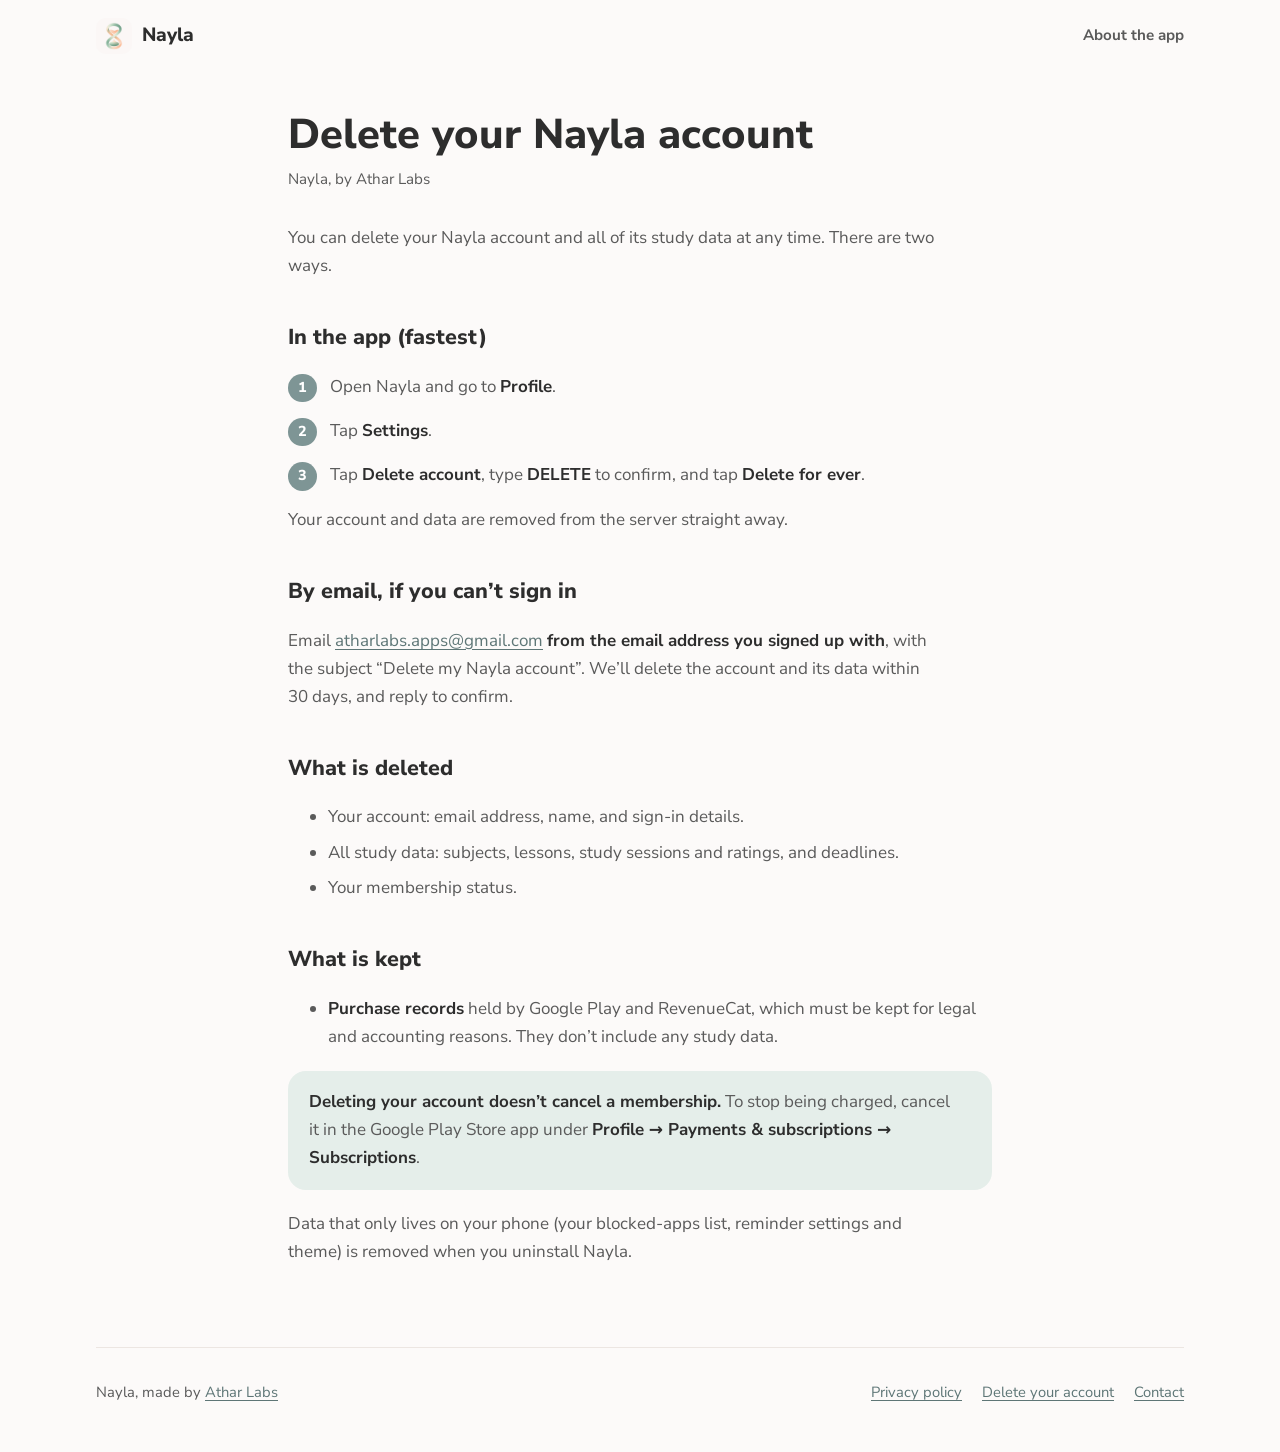
<file: nayla/delete-account.html>
<!doctype html>
<html lang="en">
<head>
<meta charset="utf-8">
<meta name="viewport" content="width=device-width, initial-scale=1">
<title>Delete Your Nayla Account</title>
<meta name="description" content="How to delete your Nayla account and data, in the app or by email.">
<link rel="icon" href="img/icon-180.png">
<link rel="preconnect" href="https://fonts.googleapis.com">
<link rel="preconnect" href="https://fonts.gstatic.com" crossorigin>
<link rel="stylesheet" href="https://fonts.googleapis.com/css2?family=Nunito+Sans:opsz,wght@6..12,400;6..12,700;6..12,800;6..12,900&display=swap">
<link rel="stylesheet" href="nayla.css">
</head>
<body>
  <header class="wrap bar">
    <a class="logo" href="./"><img src="img/icon-180.png" alt="" width="36" height="36">Nayla</a>
    <nav aria-label="Page"><a href="./">About the app</a></nav>
  </header>

  <main class="narrow doc">
    <h1>Delete your Nayla account</h1>
    <p class="meta">Nayla, by Athar Labs</p>

    <p>You can delete your Nayla account and all of its study data at any time. There are two ways.</p>

    <h2>In the app (fastest)</h2>
    <ol class="steps-list">
      <li>Open Nayla and go to <strong>Profile</strong>.</li>
      <li>Tap <strong>Settings</strong>.</li>
      <li>Tap <strong>Delete account</strong>, type <strong>DELETE</strong> to confirm, and tap <strong>Delete for ever</strong>.</li>
    </ol>
    <p>Your account and data are removed from the server straight away.</p>

    <h2>By email, if you can’t sign in</h2>
    <p>Email <a href="mailto:atharlabs.apps@gmail.com?subject=Delete%20my%20Nayla%20account">atharlabs.apps@gmail.com</a> <strong>from the email address you signed up with</strong>, with the subject “Delete my Nayla account”. We’ll delete the account and its data within 30 days, and reply to confirm.</p>

    <h2>What is deleted</h2>
    <ul>
      <li>Your account: email address, name, and sign-in details.</li>
      <li>All study data: subjects, lessons, study sessions and ratings, and deadlines.</li>
      <li>Your membership status.</li>
    </ul>

    <h2>What is kept</h2>
    <ul>
      <li><strong>Purchase records</strong> held by Google Play and RevenueCat, which must be kept for legal and accounting reasons. They don’t include any study data.</li>
    </ul>
    <div class="note"><p><strong>Deleting your account doesn’t cancel a membership.</strong> To stop being charged, cancel it in the Google Play Store app under <strong>Profile → Payments &amp; subscriptions → Subscriptions</strong>.</p></div>

    <p>Data that only lives on your phone (your blocked-apps list, reminder settings and theme) is removed when you uninstall Nayla.</p>
  </main>

  <footer class="wrap foot">
    <span>Nayla, made by <a href="../">Athar Labs</a></span>
    <nav aria-label="Legal">
      <a href="privacy-policy.html">Privacy policy</a>
      <a href="delete-account.html">Delete your account</a>
      <a href="mailto:atharlabs.apps@gmail.com">Contact</a>
    </nav>
  </footer>
</body>
</html>
</file>
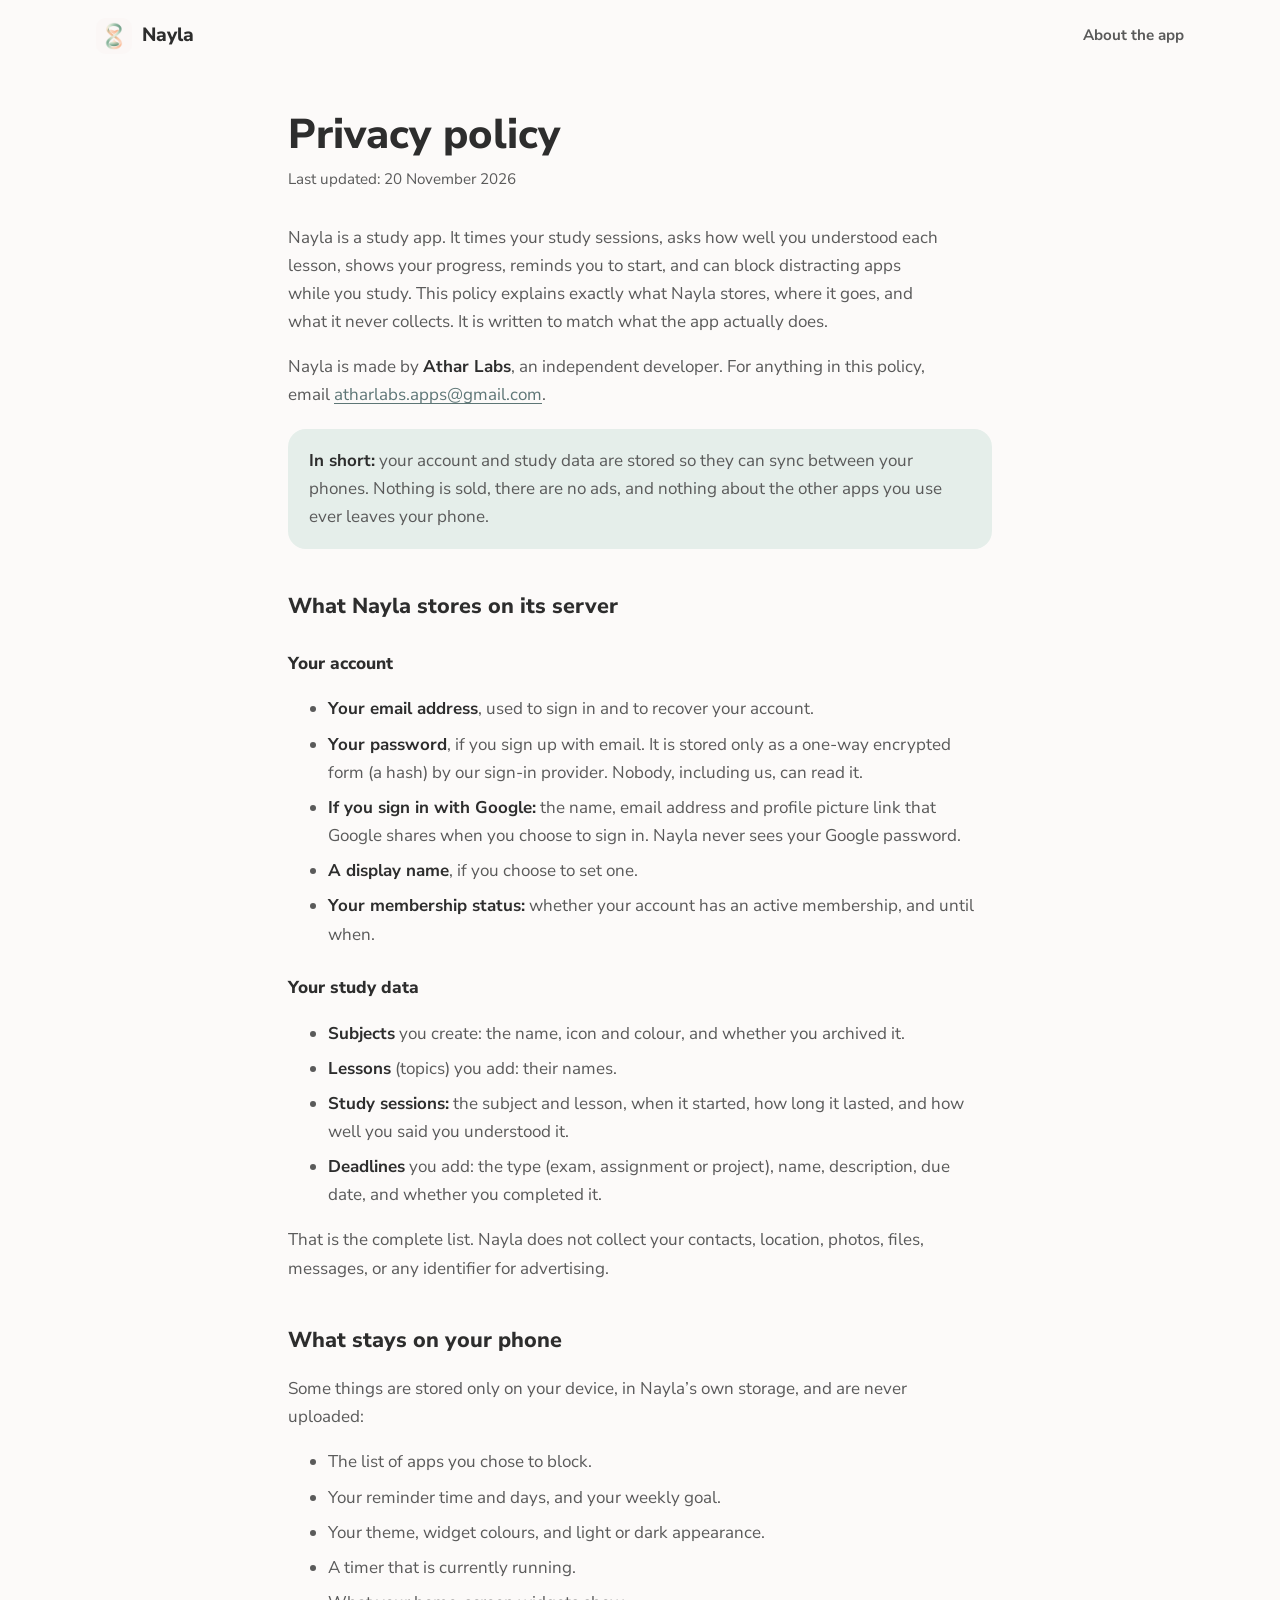
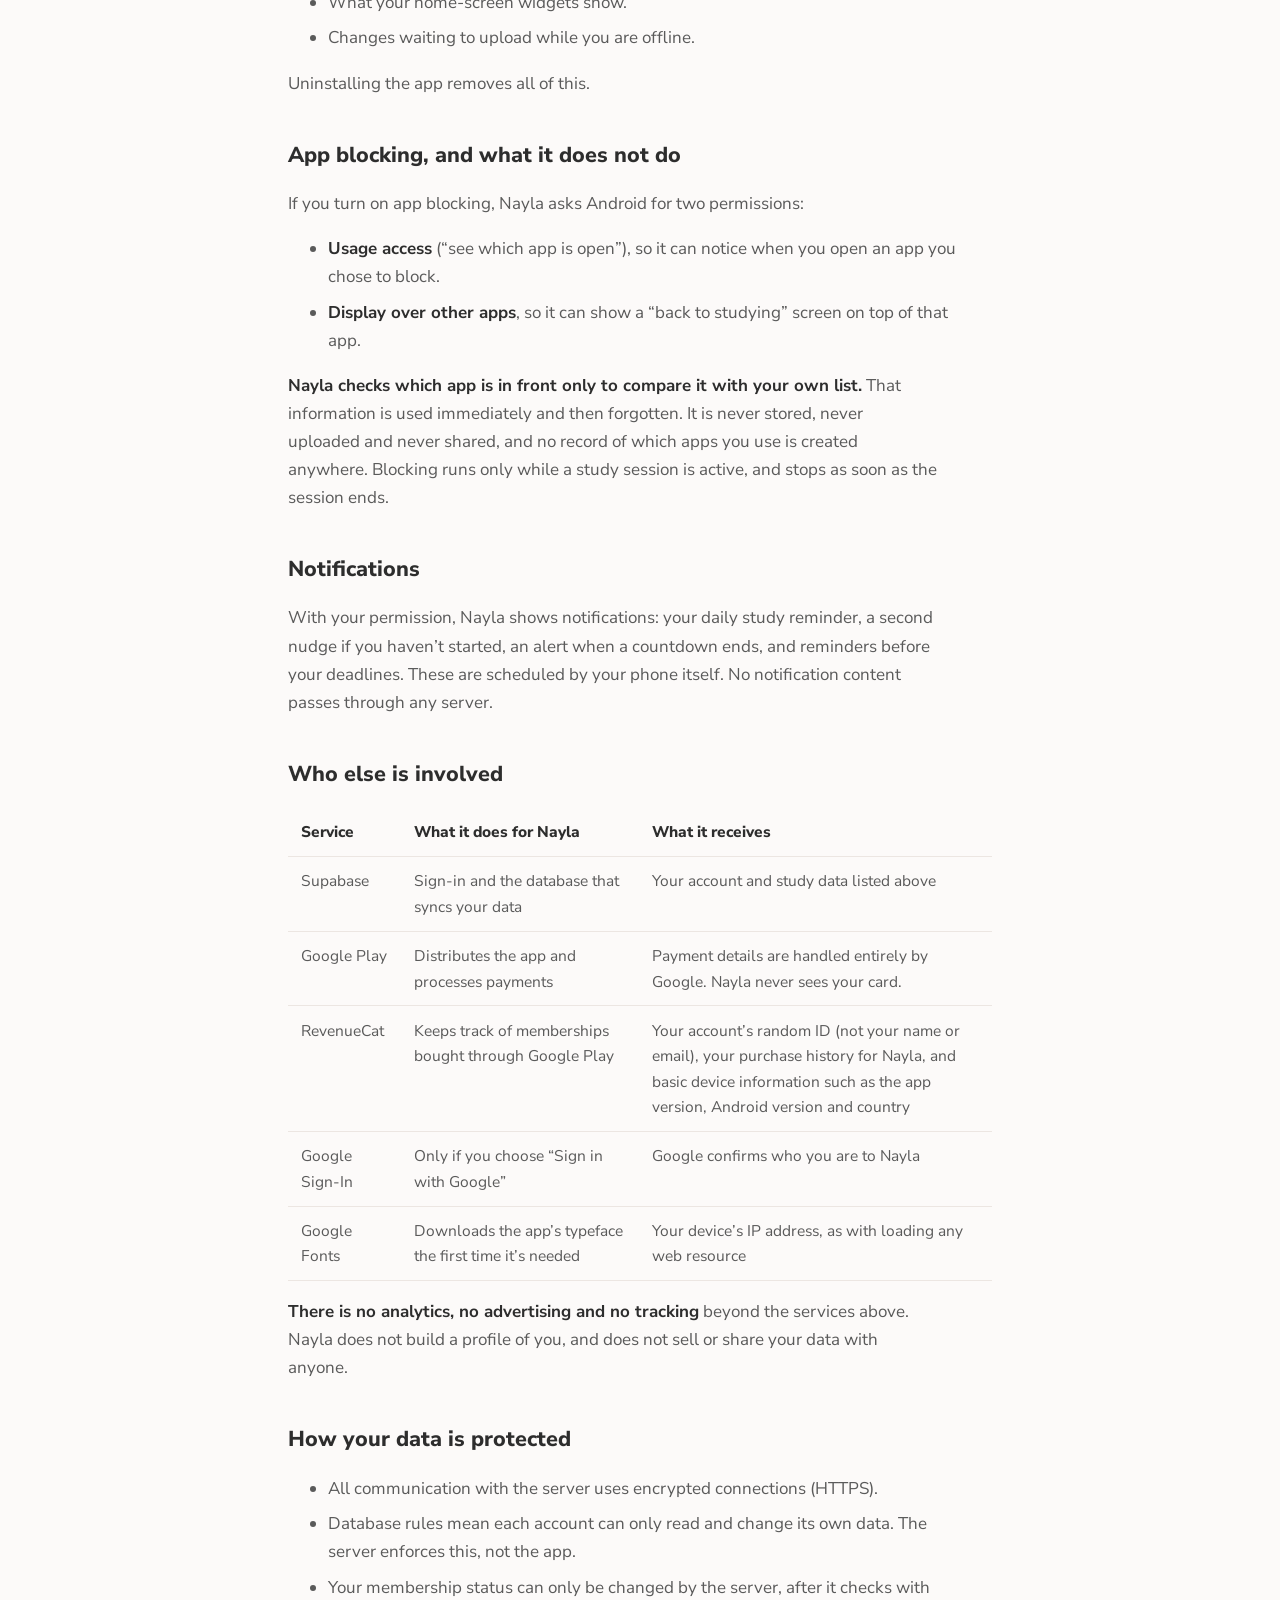
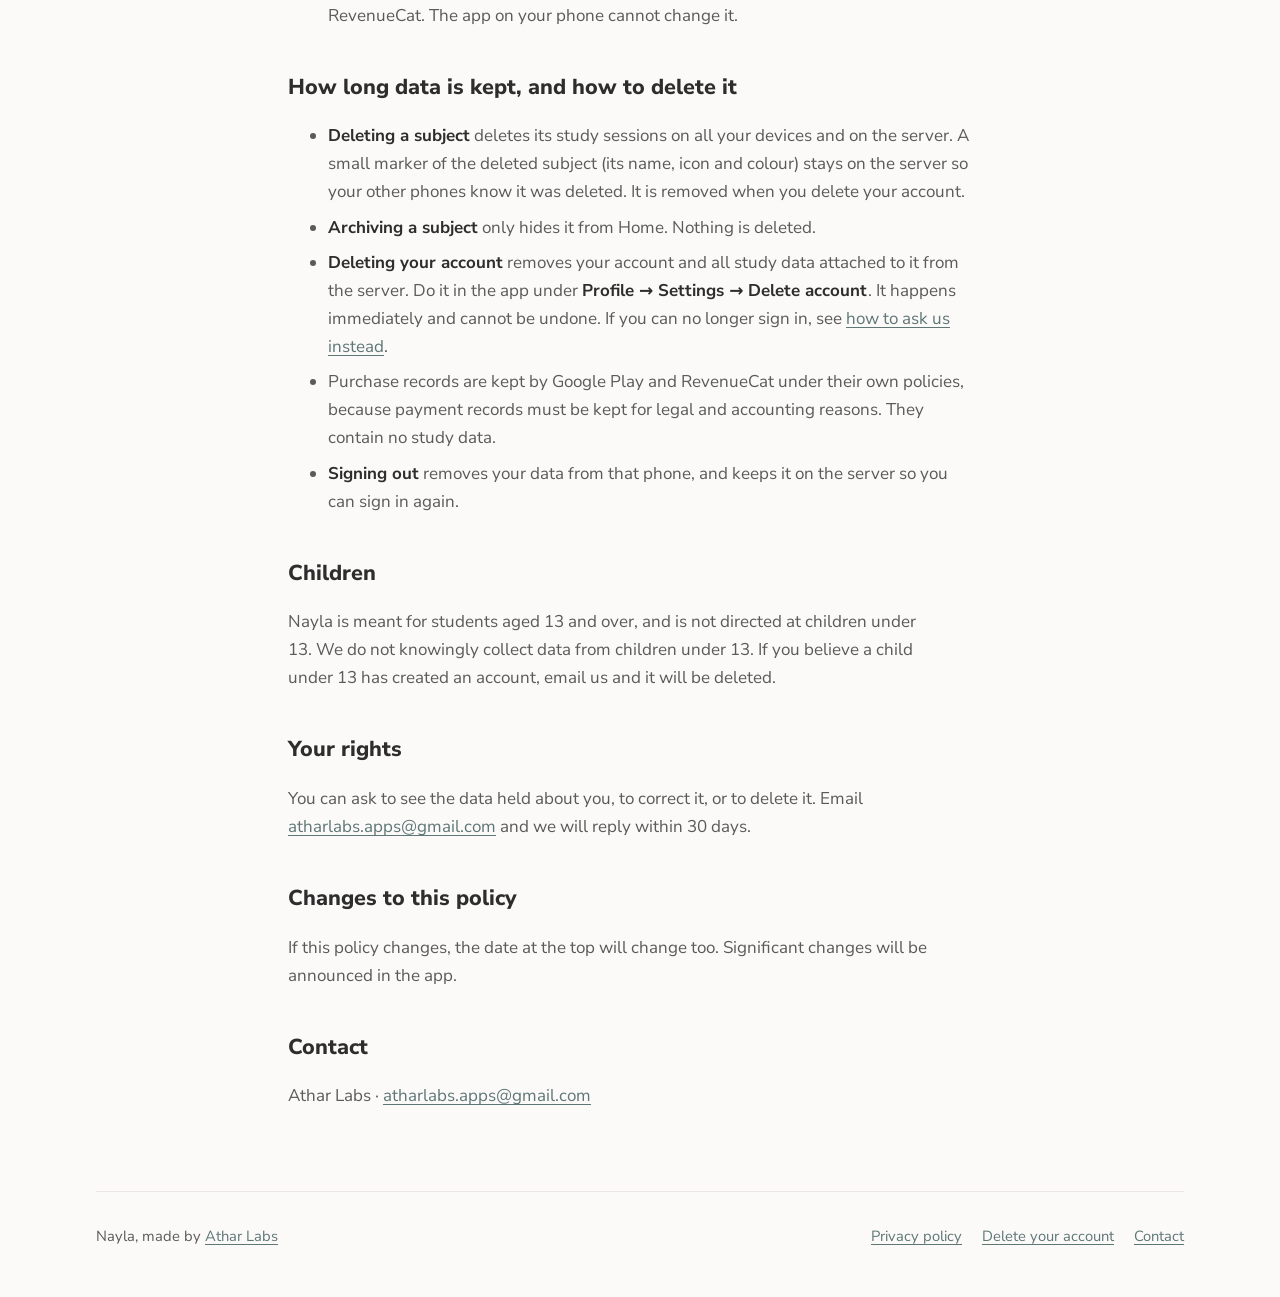
<file: nayla/privacy-policy.html>
<!doctype html>
<html lang="en">
<head>
<meta charset="utf-8">
<meta name="viewport" content="width=device-width, initial-scale=1">
<title>Nayla Privacy Policy</title>
<meta name="description" content="What Nayla stores, where it goes, and what it never collects.">
<link rel="icon" href="img/icon-180.png">
<link rel="preconnect" href="https://fonts.googleapis.com">
<link rel="preconnect" href="https://fonts.gstatic.com" crossorigin>
<link rel="stylesheet" href="https://fonts.googleapis.com/css2?family=Nunito+Sans:opsz,wght@6..12,400;6..12,700;6..12,800;6..12,900&display=swap">
<link rel="stylesheet" href="nayla.css">
</head>
<body>
  <header class="wrap bar">
    <a class="logo" href="./"><img src="img/icon-180.png" alt="" width="36" height="36">Nayla</a>
    <nav aria-label="Page"><a href="./">About the app</a></nav>
  </header>

  <main class="narrow doc">
    <h1>Privacy policy</h1>
    <p class="meta">Last updated: 20 November 2026</p>

    <p>Nayla is a study app. It times your study sessions, asks how well you understood each lesson, shows your progress, reminds you to start, and can block distracting apps while you study. This policy explains exactly what Nayla stores, where it goes, and what it never collects. It is written to match what the app actually does.</p>
    <p>Nayla is made by <strong>Athar Labs</strong>, an independent developer. For anything in this policy, email <a href="mailto:atharlabs.apps@gmail.com">atharlabs.apps@gmail.com</a>.</p>

    <div class="note"><p><strong>In short:</strong> your account and study data are stored so they can sync between your phones. Nothing is sold, there are no ads, and nothing about the other apps you use ever leaves your phone.</p></div>

    <h2>What Nayla stores on its server</h2>

    <h3>Your account</h3>
    <ul>
      <li><strong>Your email address</strong>, used to sign in and to recover your account.</li>
      <li><strong>Your password</strong>, if you sign up with email. It is stored only as a one-way encrypted form (a hash) by our sign-in provider. Nobody, including us, can read it.</li>
      <li><strong>If you sign in with Google:</strong> the name, email address and profile picture link that Google shares when you choose to sign in. Nayla never sees your Google password.</li>
      <li><strong>A display name</strong>, if you choose to set one.</li>
      <li><strong>Your membership status:</strong> whether your account has an active membership, and until when.</li>
    </ul>

    <h3>Your study data</h3>
    <ul>
      <li><strong>Subjects</strong> you create: the name, icon and colour, and whether you archived it.</li>
      <li><strong>Lessons</strong> (topics) you add: their names.</li>
      <li><strong>Study sessions:</strong> the subject and lesson, when it started, how long it lasted, and how well you said you understood it.</li>
      <li><strong>Deadlines</strong> you add: the type (exam, assignment or project), name, description, due date, and whether you completed it.</li>
    </ul>
    <p>That is the complete list. Nayla does not collect your contacts, location, photos, files, messages, or any identifier for advertising.</p>

    <h2>What stays on your phone</h2>
    <p>Some things are stored only on your device, in Nayla’s own storage, and are never uploaded:</p>
    <ul>
      <li>The list of apps you chose to block.</li>
      <li>Your reminder time and days, and your weekly goal.</li>
      <li>Your theme, widget colours, and light or dark appearance.</li>
      <li>A timer that is currently running.</li>
      <li>What your home-screen widgets show.</li>
      <li>Changes waiting to upload while you are offline.</li>
    </ul>
    <p>Uninstalling the app removes all of this.</p>

    <h2>App blocking, and what it does not do</h2>
    <p>If you turn on app blocking, Nayla asks Android for two permissions:</p>
    <ul>
      <li><strong>Usage access</strong> (“see which app is open”), so it can notice when you open an app you chose to block.</li>
      <li><strong>Display over other apps</strong>, so it can show a “back to studying” screen on top of that app.</li>
    </ul>
    <p><strong>Nayla checks which app is in front only to compare it with your own list.</strong> That information is used immediately and then forgotten. It is never stored, never uploaded and never shared, and no record of which apps you use is created anywhere. Blocking runs only while a study session is active, and stops as soon as the session ends.</p>

    <h2>Notifications</h2>
    <p>With your permission, Nayla shows notifications: your daily study reminder, a second nudge if you haven’t started, an alert when a countdown ends, and reminders before your deadlines. These are scheduled by your phone itself. No notification content passes through any server.</p>

    <h2>Who else is involved</h2>
    <div class="table-scroll">
      <table class="data">
        <thead><tr><th>Service</th><th>What it does for Nayla</th><th>What it receives</th></tr></thead>
        <tbody>
          <tr><td>Supabase</td><td>Sign-in and the database that syncs your data</td><td>Your account and study data listed above</td></tr>
          <tr><td>Google Play</td><td>Distributes the app and processes payments</td><td>Payment details are handled entirely by Google. Nayla never sees your card.</td></tr>
          <tr><td>RevenueCat</td><td>Keeps track of memberships bought through Google Play</td><td>Your account’s random ID (not your name or email), your purchase history for Nayla, and basic device information such as the app version, Android version and country</td></tr>
          <tr><td>Google Sign-In</td><td>Only if you choose “Sign in with Google”</td><td>Google confirms who you are to Nayla</td></tr>
          <tr><td>Google Fonts</td><td>Downloads the app’s typeface the first time it’s needed</td><td>Your device’s IP address, as with loading any web resource</td></tr>
        </tbody>
      </table>
    </div>
    <p><strong>There is no analytics, no advertising and no tracking</strong> beyond the services above. Nayla does not build a profile of you, and does not sell or share your data with anyone.</p>

    <h2>How your data is protected</h2>
    <ul>
      <li>All communication with the server uses encrypted connections (HTTPS).</li>
      <li>Database rules mean each account can only read and change its own data. The server enforces this, not the app.</li>
      <li>Your membership status can only be changed by the server, after it checks with RevenueCat. The app on your phone cannot change it.</li>
    </ul>

    <h2>How long data is kept, and how to delete it</h2>
    <ul>
      <li><strong>Deleting a subject</strong> deletes its study sessions on all your devices and on the server. A small marker of the deleted subject (its name, icon and colour) stays on the server so your other phones know it was deleted. It is removed when you delete your account.</li>
      <li><strong>Archiving a subject</strong> only hides it from Home. Nothing is deleted.</li>
      <li><strong>Deleting your account</strong> removes your account and all study data attached to it from the server. Do it in the app under <strong>Profile → Settings → Delete account</strong>. It happens immediately and cannot be undone. If you can no longer sign in, see <a href="delete-account.html">how to ask us instead</a>.</li>
      <li>Purchase records are kept by Google Play and RevenueCat under their own policies, because payment records must be kept for legal and accounting reasons. They contain no study data.</li>
      <li><strong>Signing out</strong> removes your data from that phone, and keeps it on the server so you can sign in again.</li>
    </ul>

    <h2>Children</h2>
    <p>Nayla is meant for students aged 13 and over, and is not directed at children under 13. We do not knowingly collect data from children under 13. If you believe a child under 13 has created an account, email us and it will be deleted.</p>

    <h2>Your rights</h2>
    <p>You can ask to see the data held about you, to correct it, or to delete it. Email <a href="mailto:atharlabs.apps@gmail.com">atharlabs.apps@gmail.com</a> and we will reply within 30 days.</p>

    <h2>Changes to this policy</h2>
    <p>If this policy changes, the date at the top will change too. Significant changes will be announced in the app.</p>

    <h2>Contact</h2>
    <p>Athar Labs · <a href="mailto:atharlabs.apps@gmail.com">atharlabs.apps@gmail.com</a></p>
  </main>

  <footer class="wrap foot">
    <span>Nayla, made by <a href="../">Athar Labs</a></span>
    <nav aria-label="Legal">
      <a href="privacy-policy.html">Privacy policy</a>
      <a href="delete-account.html">Delete your account</a>
      <a href="mailto:atharlabs.apps@gmail.com">Contact</a>
    </nav>
  </footer>
</body>
</html>
</file>
<file: nayla/nayla.css>
/* Nayla — shared by every page under /nayla/. Colours come from the app's
   own Sage theme, so the site and the app feel like one thing. */
:root {
  --page: #FCFAF9;
  --card: #FFFFFF;
  --warm: #FAF6EB;
  --ink: #2D2D2D;
  --body: #5A5A5A;
  --line: #ECE6E2;
  --sage: #7E9595;
  --sage-ink: #5E7676;
  --sage-soft: #AFC9BF;
  --sage-wash: #E5EEEA;
  --peach: #F7D0AB;
  --peach-wash: #FBEADB;
  --coral: #D7A49A;
  --on-sage: #FFFFFF;
  color-scheme: light;
}
@media (prefers-color-scheme: dark) {
  :root:not([data-theme="light"]) {
    --page: #151817;
    --card: #1E2221;
    --warm: #1B1F1D;
    --ink: #ECEBE8;
    --body: #B4B8B5;
    --line: #2C3230;
    --sage: #8FA8A7;
    --sage-ink: #A9C2BE;
    --sage-soft: #4C625B;
    --sage-wash: #233029;
    --peach: #E2B98F;
    --peach-wash: #2E2620;
    --coral: #C99387;
    --on-sage: #141716;
    color-scheme: dark;
  }
}
:root[data-theme="dark"] {
  --page: #151817;
  --card: #1E2221;
  --warm: #1B1F1D;
  --ink: #ECEBE8;
  --body: #B4B8B5;
  --line: #2C3230;
  --sage: #8FA8A7;
  --sage-ink: #A9C2BE;
  --sage-soft: #4C625B;
  --sage-wash: #233029;
  --peach: #E2B98F;
  --peach-wash: #2E2620;
  --coral: #C99387;
  --on-sage: #141716;
  color-scheme: dark;
}

* { box-sizing: border-box; }
html { -webkit-text-size-adjust: 100%; scroll-behavior: smooth; }
@media (prefers-reduced-motion: reduce) { html { scroll-behavior: auto; } }
body {
  margin: 0;
  background: var(--page);
  color: var(--body);
  font: 400 1.0625rem/1.65 "Nunito Sans", system-ui, -apple-system, "Segoe UI", sans-serif;
}
h1, h2, h3 { color: var(--ink); font-weight: 800; text-wrap: balance; margin: 0; }
a { color: var(--sage-ink); text-underline-offset: 3px; }
a:focus-visible, button:focus-visible, summary:focus-visible { outline: 2px solid var(--sage); outline-offset: 3px; border-radius: 6px; }
img { max-width: 100%; display: block; }
.wrap { width: min(68rem, 100% - 2rem); margin-inline: auto; }
.narrow { width: min(44rem, 100% - 2rem); margin-inline: auto; }

/* ---------- top bar ---------- */
.bar { display: flex; align-items: center; justify-content: space-between; gap: 1rem; padding: 1.1rem 0; }
.logo { display: inline-flex; align-items: center; gap: .6rem; text-decoration: none; color: var(--ink); font-weight: 800; font-size: 1.2rem; }
.logo img { width: 36px; height: 36px; border-radius: 10px; }
.bar nav { display: flex; gap: 1.25rem; font-weight: 700; font-size: .95rem; }
.bar nav a { color: var(--body); text-decoration: none; }
.bar nav a:hover { color: var(--ink); }
@media (max-width: 560px) { .bar nav .hide-sm { display: none; } }

/* ---------- shared bits ---------- */
.eyebrow { font-size: .78rem; font-weight: 800; letter-spacing: .12em; text-transform: uppercase; color: var(--sage-ink); margin: 0 0 .9rem; }
.badge {
  display: inline-flex; align-items: center; gap: .65rem;
  background: var(--ink); color: var(--page); border-radius: 14px; padding: .7rem 1.1rem .7rem .95rem; text-decoration: none;
}
.badge svg { flex: none; }
.badge small { display: block; font-size: .68rem; font-weight: 600; letter-spacing: .04em; opacity: .8; line-height: 1.1; }
.badge strong { display: block; font-size: 1.05rem; font-weight: 800; line-height: 1.2; }
.phone {
  aspect-ratio: 600 / 1304; border-radius: 30px; overflow: hidden; background: #222;
  border: 7px solid #262626; box-shadow: 0 24px 50px -12px rgb(60 50 40 / .28);
}
.phone img { width: 100%; height: 100%; object-fit: cover; }
section { padding: clamp(3rem, 7vw, 5.5rem) 0; }
section h2 { font-size: clamp(1.7rem, 3.6vw, 2.4rem); line-height: 1.15; margin-bottom: 1rem; }
.sub { max-width: 38rem; font-size: 1.1rem; margin: 0; }

/* ---------- footer ---------- */
.foot { border-top: 1px solid var(--line); padding: 2rem 0 3rem; font-size: .92rem; display: flex; flex-wrap: wrap; gap: 1rem 2rem; justify-content: space-between; align-items: center; }
.foot nav { display: flex; flex-wrap: wrap; gap: .5rem 1.25rem; }

/* ---------- document pages (privacy, delete account) ---------- */
.doc { padding: 1.5rem 0 4rem; }
.doc h1 { font-size: clamp(1.9rem, 4.5vw, 2.6rem); line-height: 1.15; margin: 1rem 0 .5rem; }
.doc .meta { margin: 0 0 2rem; font-size: .95rem; }
.doc h2 { font-size: 1.35rem; margin: 2.5rem 0 .75rem; }
.doc h3 { font-size: 1.08rem; margin: 1.6rem 0 .5rem; }
.doc p, .doc li { max-width: 65ch; }
.doc li { margin-bottom: .45rem; }
.doc strong { color: var(--ink); }
.note { background: var(--sage-wash); border-radius: 18px; padding: 1.1rem 1.3rem; margin: 1.25rem 0; }
.note p { margin: 0; }
.steps-list { counter-reset: s; list-style: none; padding: 0; }
.steps-list li { counter-increment: s; position: relative; padding-left: 2.6rem; margin-bottom: 1rem; }
.steps-list li::before {
  content: counter(s); position: absolute; left: 0; top: .05rem; width: 1.8rem; height: 1.8rem; border-radius: 50%;
  background: var(--sage); color: var(--on-sage); font-weight: 800; font-size: .9rem; display: grid; place-items: center;
}
table.data { border-collapse: collapse; width: 100%; font-size: .97rem; }
.table-scroll { overflow-x: auto; margin: 1rem 0; }
table.data th, table.data td { text-align: left; vertical-align: top; padding: .7rem .8rem; border-bottom: 1px solid var(--line); }
table.data th { color: var(--ink); font-weight: 800; white-space: nowrap; }
</file>
